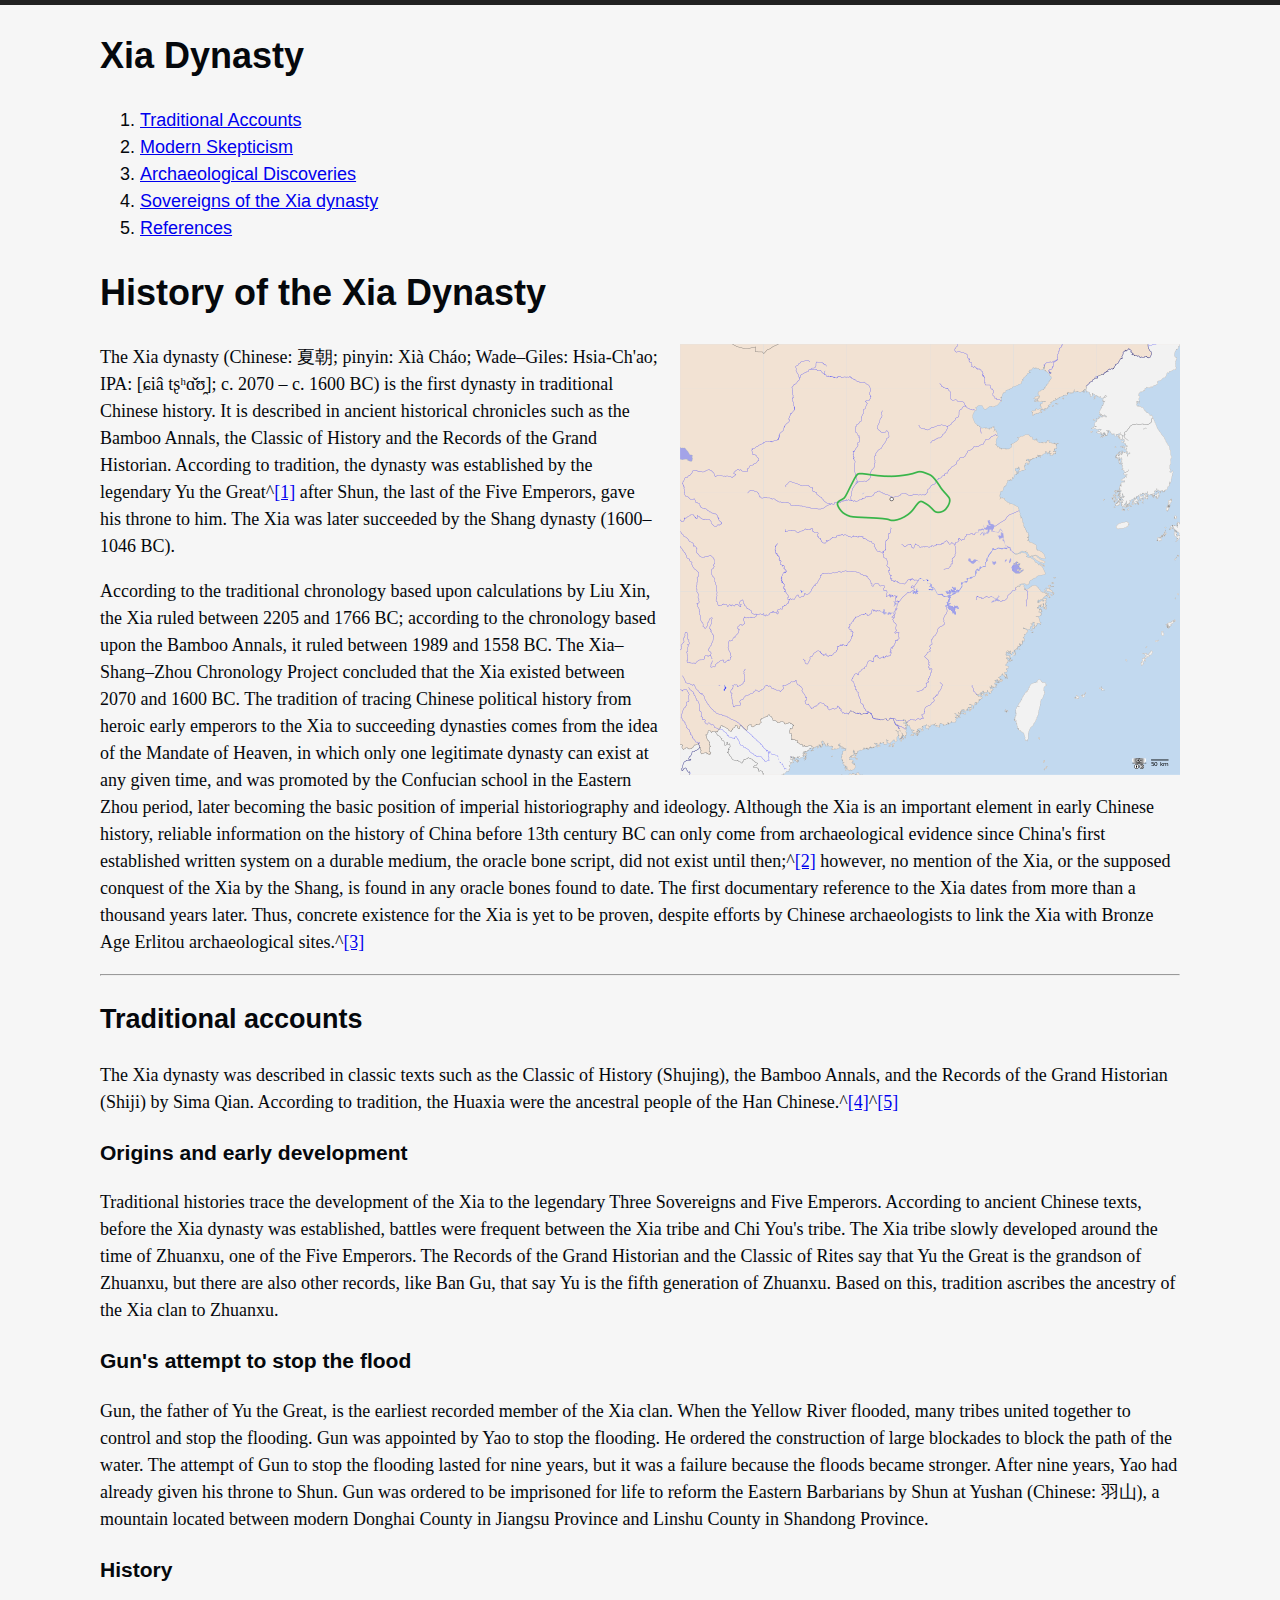
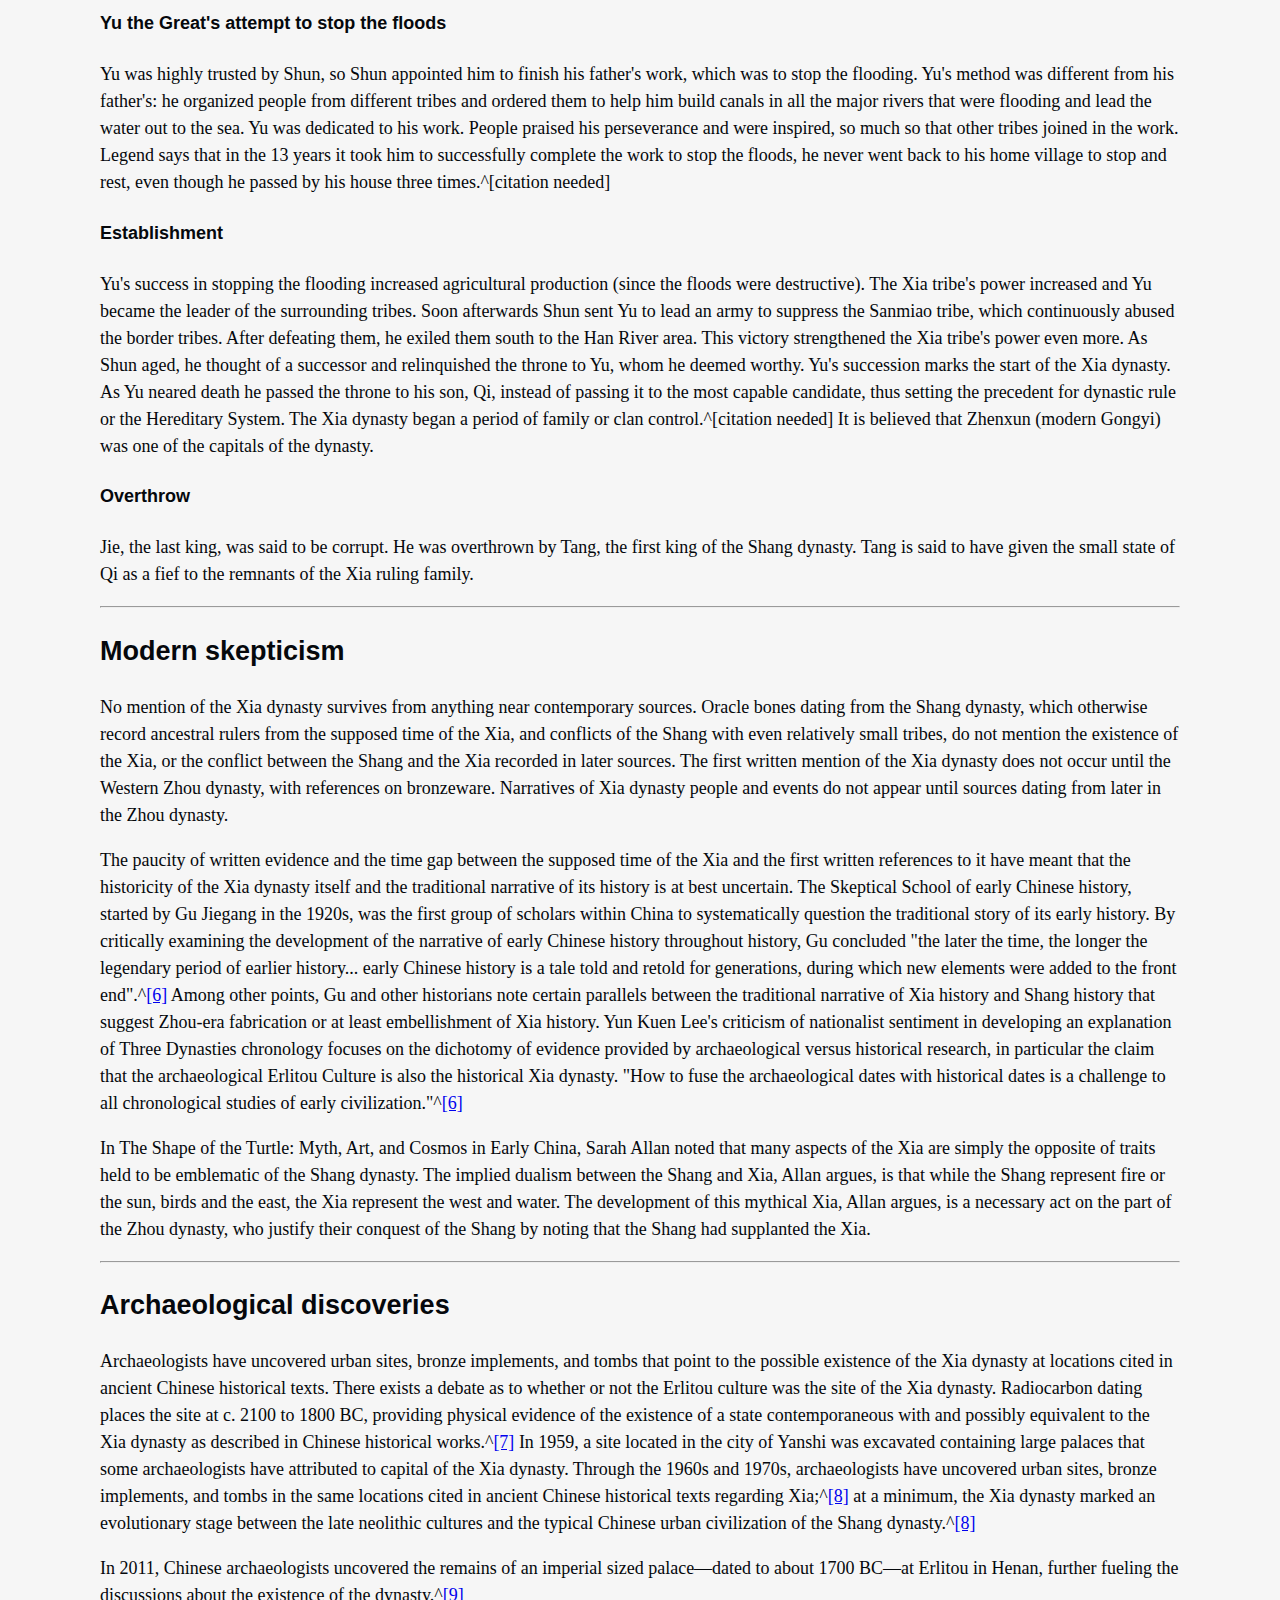
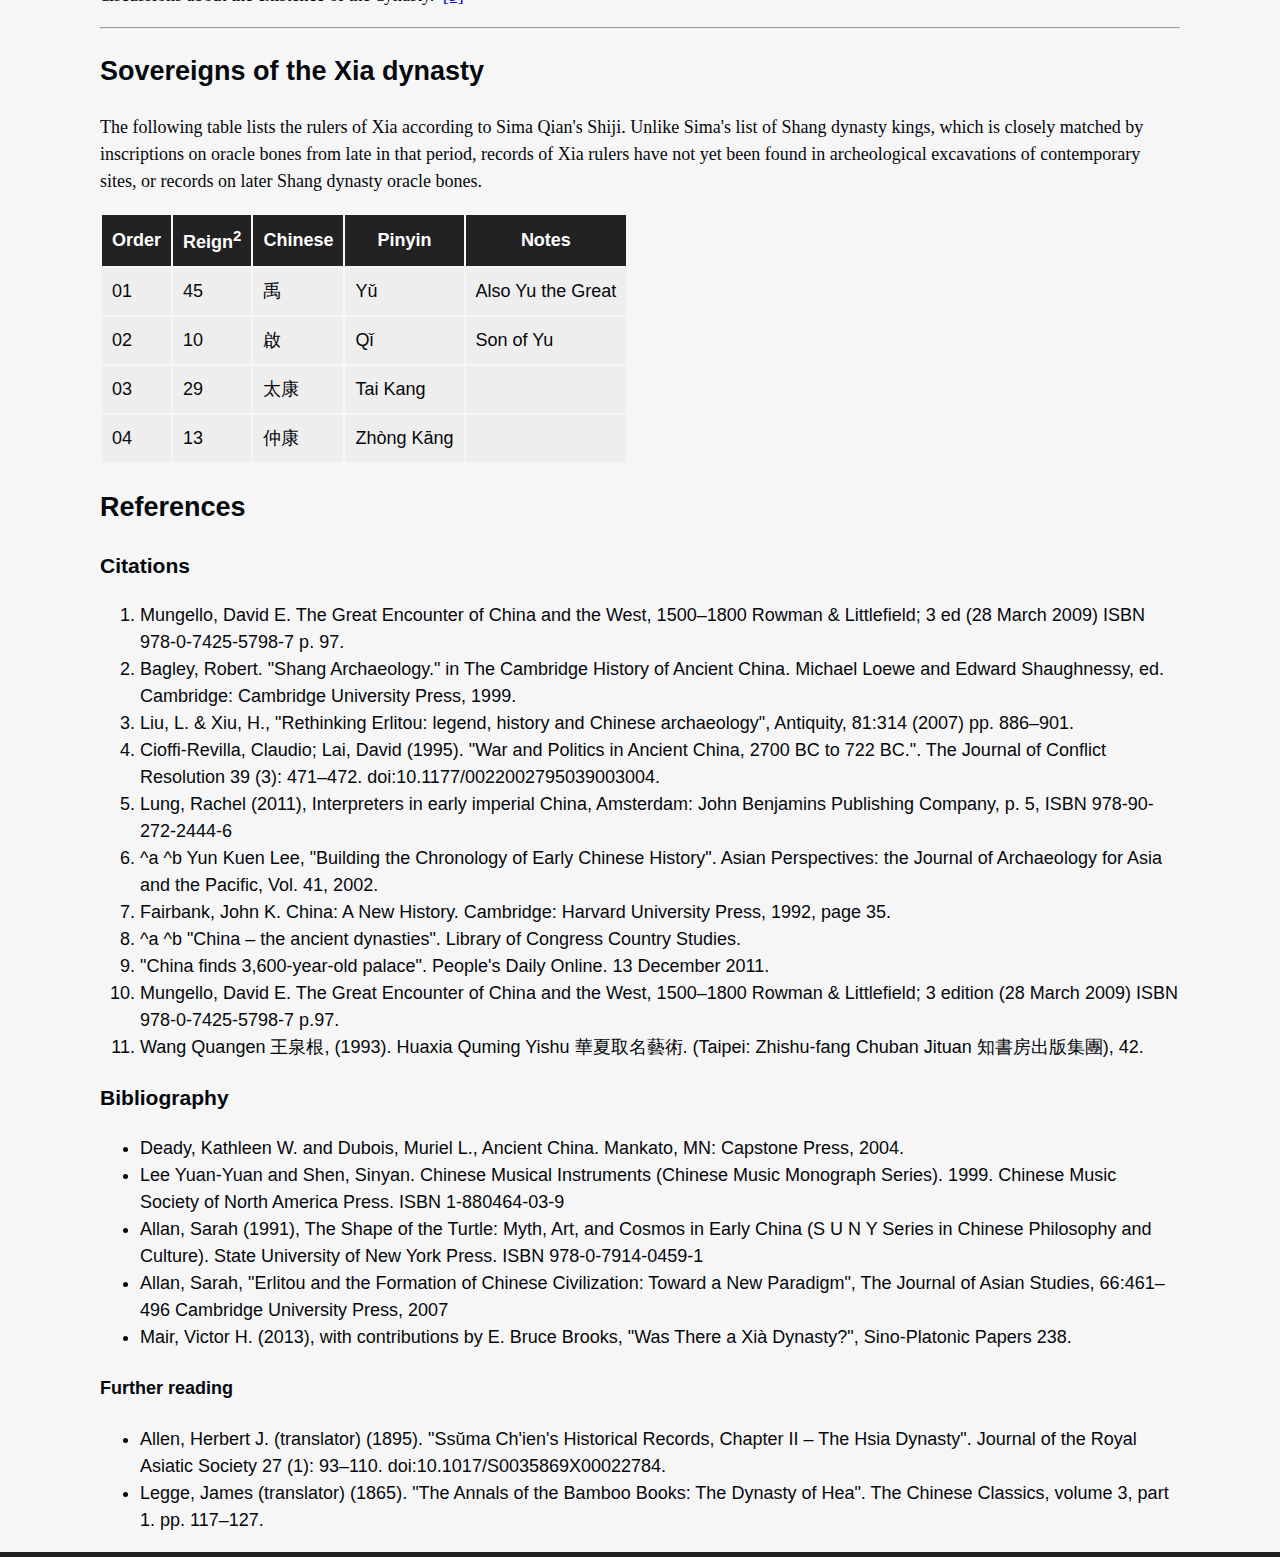
<file: Homework 01/solution/index.html>
<!DOCTYPE html>
<html lang="en">
<head>
    <meta charset="utf-8">
    <meta name="description" content="Xia Dynasty summary">

    <title>Xia Dynasty</title>

    <!-- external CSS link -->

    <link rel="stylesheet" href="css/style.css">

</head>
<body>

  <header>
    <h1>Xia Dynasty</h1>

    <nav>
      <ol>
        <li><a href="#accounts">Traditional Accounts</a></li>
        <li><a href="#skepticism">Modern Skepticism</a></li>
        <li><a href="#discoveries">Archaeological Discoveries</a></li>
        <li><a href="#sovereigns">Sovereigns of the Xia dynasty</a></li>
        <li><a href="#references">References</a></li>
      </ol>
    </nav>
    </header>

  <article>
    <h1>History of the Xia Dynasty</h1>

    <p><img src="images/xia_dynasty.png" alt="Xia Dynasty Map">The Xia dynasty (Chinese: 夏朝; pinyin: Xià Cháo; Wade–Giles: Hsia-Ch'ao; IPA: [ɕiâ tʂʰɑ̌ʊ̯]; c. 2070 – c. 1600 BC) is the first dynasty in traditional Chinese history. It is described in ancient historical chronicles such as the Bamboo Annals, the Classic of History and the Records of the Grand Historian. According to tradition, the dynasty was established by the legendary Yu the Great^<a href="#ref1">[1]</a> after Shun, the last of the Five Emperors, gave his throne to him. The Xia was later succeeded by the Shang dynasty (1600–1046 BC).</p>

    <p>According to the traditional chronology based upon calculations by Liu Xin, the Xia ruled between 2205 and 1766 BC; according to the chronology based upon the Bamboo Annals, it ruled between 1989 and 1558 BC. The Xia–Shang–Zhou Chronology Project concluded that the Xia existed between 2070 and 1600 BC. The tradition of tracing Chinese political history from heroic early emperors to the Xia to succeeding dynasties comes from the idea of the Mandate of Heaven, in which only one legitimate dynasty can exist at any given time, and was promoted by the Confucian school in the Eastern Zhou period, later becoming the basic position of imperial historiography and ideology. Although the Xia is an important element in early Chinese history, reliable information on the history of China before 13th century BC can only come from archaeological evidence since China's first established written system on a durable medium, the oracle bone script, did not exist until then;^<a href="#ref2">[2]</a> however, no mention of the Xia, or the supposed conquest of the Xia by the Shang, is found in any oracle bones found to date. The first documentary reference to the Xia dates from more than a thousand years later. Thus, concrete existence for the Xia is yet to be proven, despite efforts by Chinese archaeologists to link the Xia with Bronze Age Erlitou archaeological sites.^<a href="#ref3">[3]</a></p>

    <hr>

    <h2 id="accounts">Traditional accounts</h2>

    <p>The Xia dynasty was described in classic texts such as the Classic of History (Shujing), the Bamboo Annals, and the Records of the Grand Historian (Shiji) by Sima Qian. According to tradition, the Huaxia were the ancestral people of the Han Chinese.^<a href="#ref4">[4]</a>^<a href="#ref5">[5]</a></p>

    <h3>Origins and early development</h3>

    <p>Traditional histories trace the development of the Xia to the legendary Three Sovereigns and Five Emperors. According to ancient Chinese texts, before the Xia dynasty was established, battles were frequent between the Xia tribe and Chi You's tribe. The Xia tribe slowly developed around the time of Zhuanxu, one of the Five Emperors. The Records of the Grand Historian and the Classic of Rites say that Yu the Great is the grandson of Zhuanxu, but there are also other records, like Ban Gu, that say Yu is the fifth generation of Zhuanxu. Based on this, tradition ascribes the ancestry of the Xia clan to Zhuanxu.</p>

    <h3>Gun's attempt to stop the flood</h3>

    <p>Gun, the father of Yu the Great, is the earliest recorded member of the Xia clan. When the Yellow River flooded, many tribes united together to control and stop the flooding. Gun was appointed by Yao to stop the flooding. He ordered the construction of large blockades to block the path of the water. The attempt of Gun to stop the flooding lasted for nine years, but it was a failure because the floods became stronger. After nine years, Yao had already given his throne to Shun. Gun was ordered to be imprisoned for life to reform the Eastern Barbarians by Shun at Yushan (Chinese: 羽山), a mountain located between modern Donghai County in Jiangsu Province and Linshu County in Shandong Province.</p>

    <h3>History</h3>

    <h4>Yu the Great's attempt to stop the floods</h4>

    <p>Yu was highly trusted by Shun, so Shun appointed him to finish his father's work, which was to stop the flooding. Yu's method was different from his father's: he organized people from different tribes and ordered them to help him build canals in all the major rivers that were flooding and lead the water out to the sea. Yu was dedicated to his work. People praised his perseverance and were inspired, so much so that other tribes joined in the work. Legend says that in the 13 years it took him to successfully complete the work to stop the floods, he never went back to his home village to stop and rest, even though he passed by his house three times.^[citation needed]</p>

    <h4>Establishment</h4>

    <p>Yu's success in stopping the flooding increased agricultural production (since the floods were destructive). The Xia tribe's power increased and Yu became the leader of the surrounding tribes. Soon afterwards Shun sent Yu to lead an army to suppress the Sanmiao tribe, which continuously abused the border tribes. After defeating them, he exiled them south to the Han River area. This victory strengthened the Xia tribe's power even more. As Shun aged, he thought of a successor and relinquished the throne to Yu, whom he deemed worthy. Yu's succession marks the start of the Xia dynasty. As Yu neared death he passed the throne to his son, Qi, instead of passing it to the most capable candidate, thus setting the precedent for dynastic rule or the Hereditary System. The Xia dynasty began a period of family or clan control.^[citation needed] It is believed that Zhenxun (modern Gongyi) was one of the capitals of the dynasty.</p>

    <h4>Overthrow</h4>

    <p>Jie, the last king, was said to be corrupt. He was overthrown by Tang, the first king of the Shang dynasty. Tang is said to have given the small state of Qi as a fief to the remnants of the Xia ruling family.</p>

    <hr>

    <h2 id="skepticism">Modern skepticism</h2>

    <p>No mention of the Xia dynasty survives from anything near contemporary sources. Oracle bones dating from the Shang dynasty, which otherwise record ancestral rulers from the supposed time of the Xia, and conflicts of the Shang with even relatively small tribes, do not mention the existence of the Xia, or the conflict between the Shang and the Xia recorded in later sources. The first written mention of the Xia dynasty does not occur until the Western Zhou dynasty, with references on bronzeware. Narratives of Xia dynasty people and events do not appear until sources dating from later in the Zhou dynasty.</p>

    <p>The paucity of written evidence and the time gap between the supposed time of the Xia and the first written references to it have meant that the historicity of the Xia dynasty itself and the traditional narrative of its history is at best uncertain. The Skeptical School of early Chinese history, started by Gu Jiegang in the 1920s, was the first group of scholars within China to systematically question the traditional story of its early history. By critically examining the development of the narrative of early Chinese history throughout history, Gu concluded "the later the time, the longer the legendary period of earlier history... early Chinese history is a tale told and retold for generations, during which new elements were added to the front end".^<a href="#ref6">[6]</a> Among other points, Gu and other historians note certain parallels between the traditional narrative of Xia history and Shang history that suggest Zhou-era fabrication or at least embellishment of Xia history. Yun Kuen Lee's criticism of nationalist sentiment in developing an explanation of Three Dynasties chronology focuses on the dichotomy of evidence provided by archaeological versus historical research, in particular the claim that the archaeological Erlitou Culture is also the historical Xia dynasty. "How to fuse the archaeological dates with historical dates is a challenge to all chronological studies of early civilization."^<a href="#ref6">[6]</a></p>

    <p>In The Shape of the Turtle: Myth, Art, and Cosmos in Early China, Sarah Allan noted that many aspects of the Xia are simply the opposite of traits held to be emblematic of the Shang dynasty. The implied dualism between the Shang and Xia, Allan argues, is that while the Shang represent fire or the sun, birds and the east, the Xia represent the west and water. The development of this mythical Xia, Allan argues, is a necessary act on the part of the Zhou dynasty, who justify their conquest of the Shang by noting that the Shang had supplanted the Xia.</p>

    <hr>

    <h2 id="discoveries">Archaeological discoveries</h2>

    <p>Archaeologists have uncovered urban sites, bronze implements, and tombs that point to the possible existence of the Xia dynasty at locations cited in ancient Chinese historical texts. There exists a debate as to whether or not the Erlitou culture was the site of the Xia dynasty. Radiocarbon dating places the site at c. 2100 to 1800 BC, providing physical evidence of the existence of a state contemporaneous with and possibly equivalent to the Xia dynasty as described in Chinese historical works.^<a href="#ref7">[7]</a> In 1959, a site located in the city of Yanshi was excavated containing large palaces that some archaeologists have attributed to capital of the Xia dynasty. Through the 1960s and 1970s, archaeologists have uncovered urban sites, bronze implements, and tombs in the same locations cited in ancient Chinese historical texts regarding Xia;^<a href="#ref8">[8]</a> at a minimum, the Xia dynasty marked an evolutionary stage between the late neolithic cultures and the typical Chinese urban civilization of the Shang dynasty.^<a href="#ref8">[8]</a></p>

    <p>In 2011, Chinese archaeologists uncovered the remains of an imperial sized palace—dated to about 1700 BC—at Erlitou in Henan, further fueling the discussions about the existence of the dynasty.^<a href="#ref9">[9]</a></p>

    <hr>

    <h2 id="sovereigns">Sovereigns of the Xia dynasty</h2>

    <p>The following table lists the rulers of Xia according to Sima Qian's Shiji. Unlike Sima's list of Shang dynasty kings, which is closely matched by inscriptions on oracle bones from late in that period, records of Xia rulers have not yet been found in archeological excavations of contemporary sites, or records on later Shang dynasty oracle bones.</p>

    <table>
        <tr>
            <th>Order</th>
            <th>Reign<sup>2</sup></th>
            <th>Chinese</th>
            <th>Pinyin</th>
            <th>Notes</th>
        </tr>
        <tr>
            <td>01</td>
            <td>45</td>
            <td>禹</td>
            <td>Yǔ</td>
            <td>Also Yu the Great</td>
        </tr>
        <tr>
            <td>02</td>
            <td>10</td>
            <td>啟</td>
            <td>Qǐ</td>
            <td>Son of Yu</td>
        </tr>
        <tr>
            <td>03</td>
            <td>29</td>
            <td>太康</td>
            <td>Tai Kang</td>
            <td>&nbsp;</td>
        </tr>
        <tr>
            <td>04</td>
            <td>13</td>
            <td>仲康</td>
            <td>Zhòng Kāng</td>
            <td>&nbsp;</td>
        </tr>
    </table>

    <h2 id="references">References</h2>

    <h3>Citations</h3>

    <ol>
        <li id="ref1">Mungello, David E. The Great Encounter of China and the West, 1500–1800 Rowman & Littlefield; 3 ed (28 March 2009) ISBN 978-0-7425-5798-7 p. 97.</li>
        <li id="ref2">Bagley, Robert. "Shang Archaeology." in The Cambridge History of Ancient China. Michael Loewe and Edward Shaughnessy, ed. Cambridge: Cambridge University Press, 1999.</li>
        <li id="ref3">Liu, L. & Xiu, H., "Rethinking Erlitou: legend, history and Chinese archaeology", Antiquity, 81:314 (2007) pp. 886–901.</li>
        <li id="ref4">Cioffi-Revilla, Claudio; Lai, David (1995). "War and Politics in Ancient China, 2700 BC to 722 BC.". The Journal of Conflict Resolution 39 (3): 471–472. doi:10.1177/0022002795039003004.</li>
        <li id="ref5">Lung, Rachel (2011), Interpreters in early imperial China, Amsterdam: John Benjamins Publishing Company, p. 5, ISBN 978-90-272-2444-6</li>
        <li id="ref6">^a ^b Yun Kuen Lee, "Building the Chronology of Early Chinese History". Asian Perspectives: the Journal of Archaeology for Asia and the Pacific, Vol. 41, 2002.</li>
        <li id="ref7">Fairbank, John K. China: A New History. Cambridge: Harvard University Press, 1992, page 35.</li>
        <li id="ref8">^a ^b "China – the ancient dynasties". Library of Congress Country Studies.</li>
        <li id="ref9">"China finds 3,600-year-old palace". People's Daily Online. 13 December 2011.</li>
        <li id="ref10">Mungello, David E. The Great Encounter of China and the West, 1500–1800 Rowman & Littlefield; 3 edition (28 March 2009) ISBN 978-0-7425-5798-7 p.97.</li>
        <li id="ref11">Wang Quangen 王泉根, (1993). Huaxia Quming Yishu 華夏取名藝術. (Taipei: Zhishu-fang Chuban Jituan 知書房出版集團), 42.</li>
    </ol>

    <h3>Bibliography</h3>

    <ul>
        <li>Deady, Kathleen W. and Dubois, Muriel L., Ancient China. Mankato, MN: Capstone Press, 2004.</li>
        <li>Lee Yuan-Yuan and Shen, Sinyan. Chinese Musical Instruments (Chinese Music Monograph Series). 1999. Chinese Music Society of North America Press. ISBN 1-880464-03-9</li>
        <li>Allan, Sarah (1991), The Shape of the Turtle: Myth, Art, and Cosmos in Early China (S U N Y Series in Chinese Philosophy and Culture). State University of New York Press. ISBN 978-0-7914-0459-1</li>
        <li>Allan, Sarah, "Erlitou and the Formation of Chinese Civilization: Toward a New Paradigm", The Journal of Asian Studies, 66:461–496 Cambridge University Press, 2007</li>
        <li>Mair, Victor H. (2013), with contributions by E. Bruce Brooks, "Was There a Xià Dynasty?", Sino-Platonic Papers 238.</li>
    </ul>

    <h4>Further reading</h4>

    <ul>
      <li>Allen, Herbert J. (translator) (1895). "Ssŭma Ch'ien's Historical Records, Chapter II – The Hsia Dynasty". Journal of the Royal Asiatic Society 27 (1): 93–110. doi:10.1017/S0035869X00022784.</li>
      <li>Legge, James (translator) (1865). "The Annals of the Bamboo Books: The Dynasty of Hea". The Chinese Classics, volume 3, part 1. pp. 117–127.</li>
    </ul>

  </article>

</body>
</html>
</file>
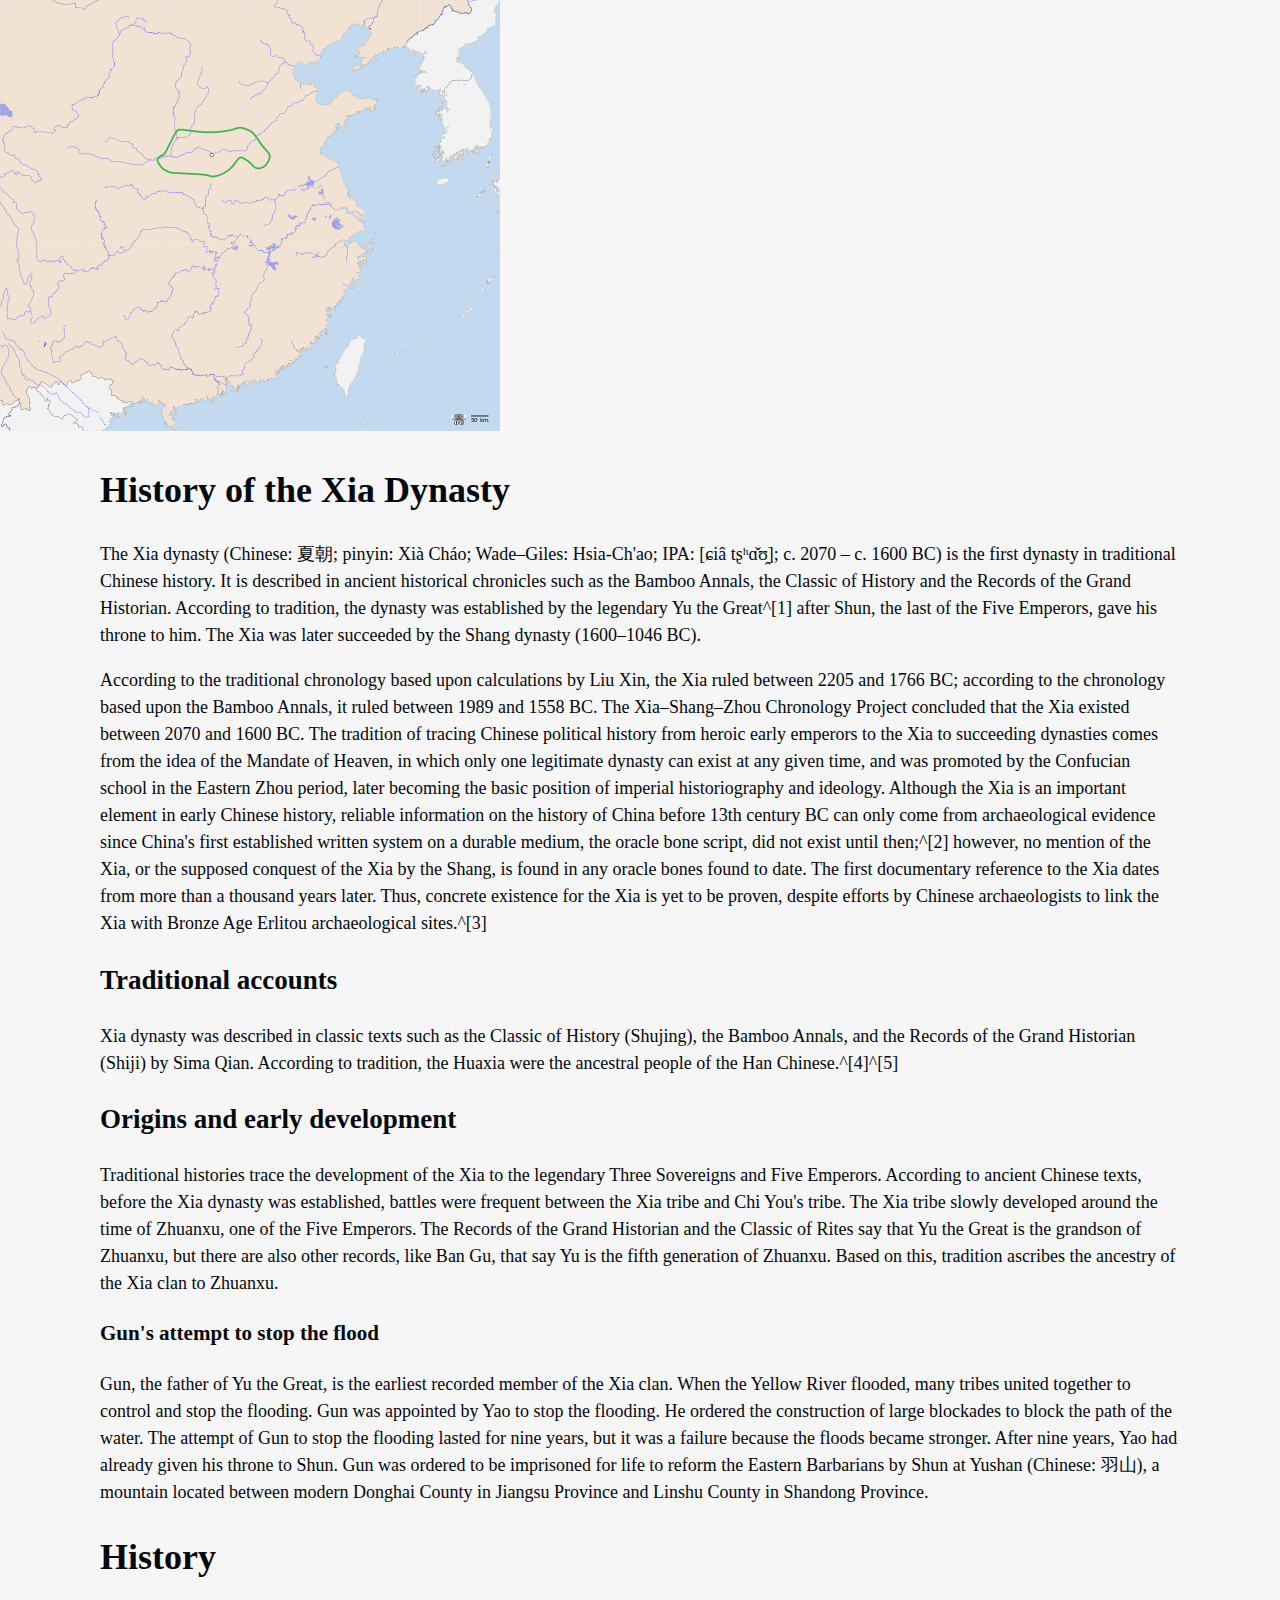
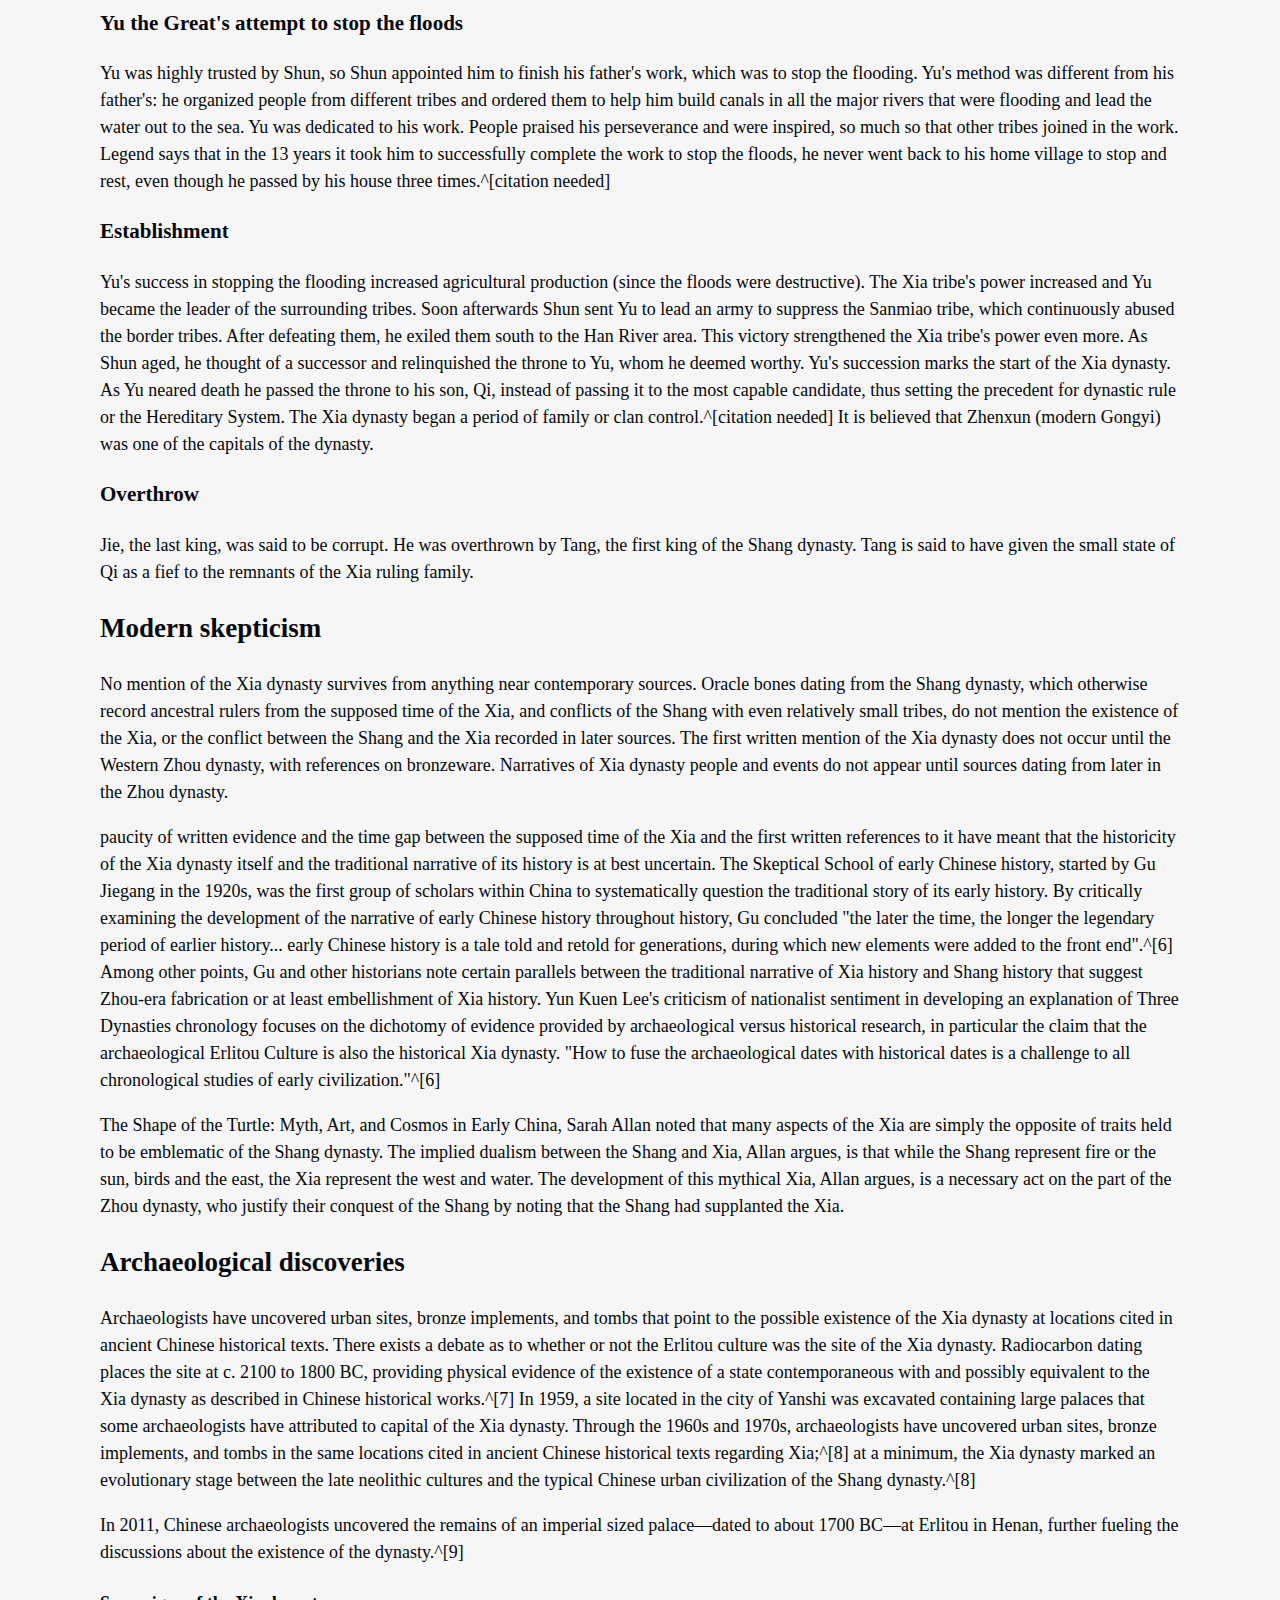
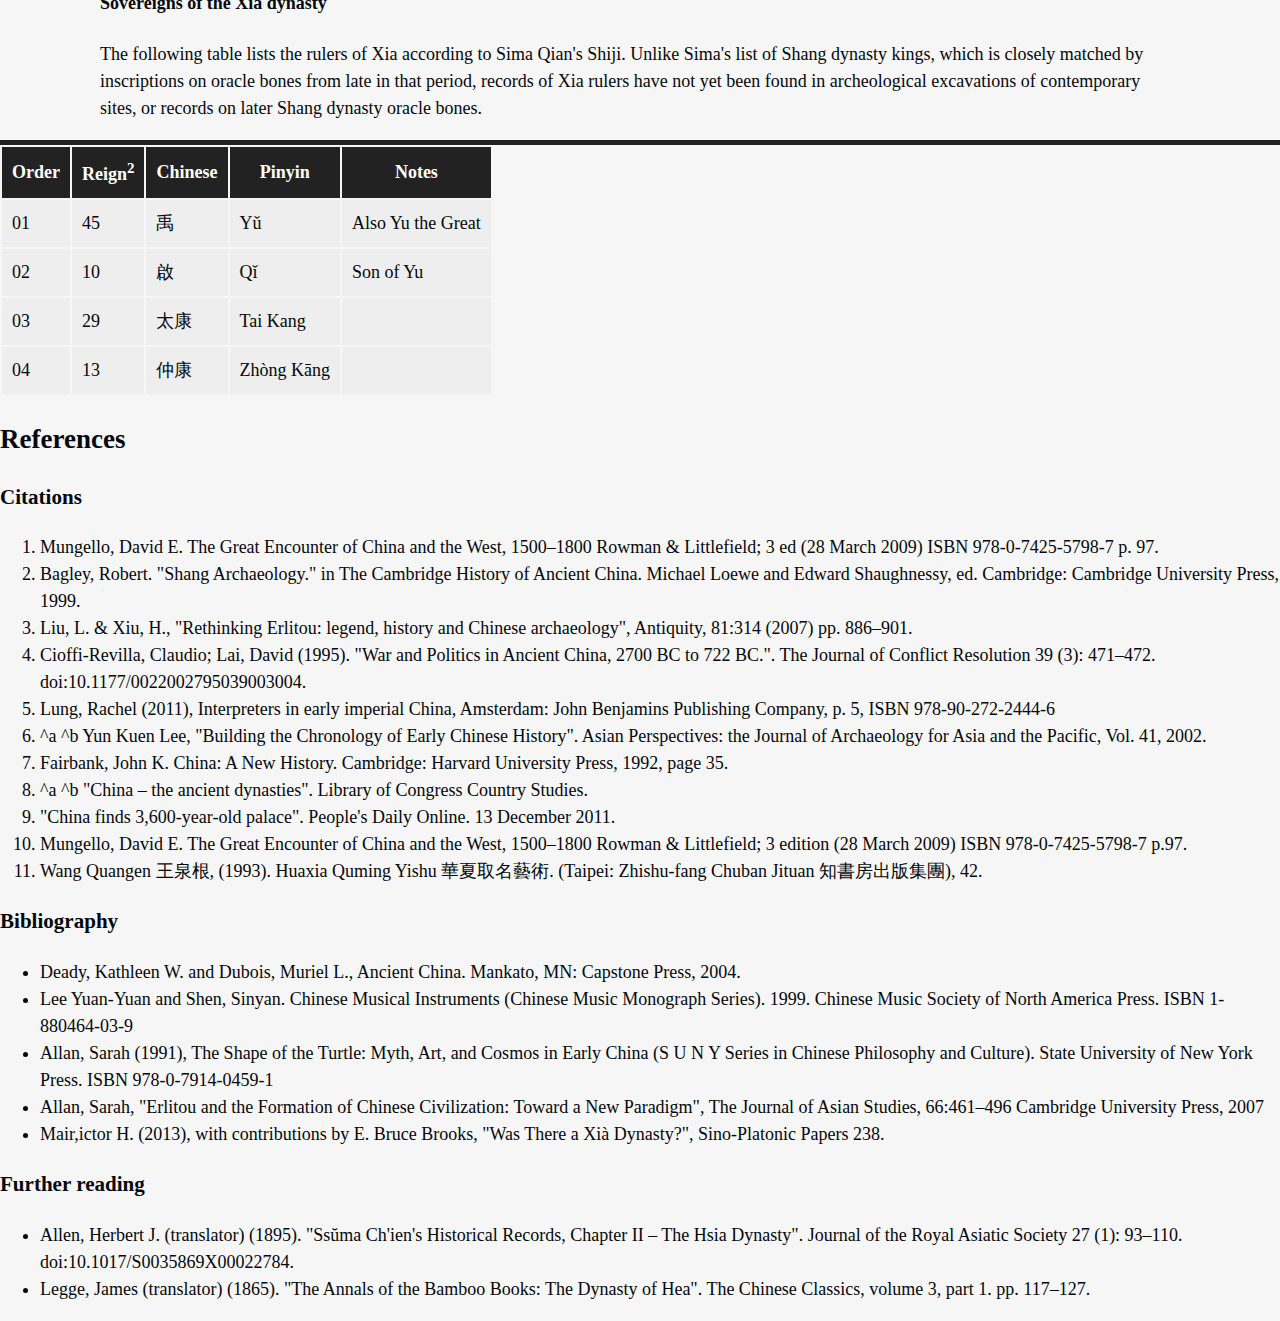
<file: Homework 01/starter_code/index.html>
<!DOCTYPE html>
<html lang="en">
<head><link rel="stylesheet" href="css/style.css"> <title>Xia Dynasty</title></head>

<img src="xia_dynasty.png"alt="description" />

<a href="xia_dynasty.png"></a>

<body>

    
        <article>
        <h1>History of the Xia Dynasty</h1>
    
<p>The Xia dynasty (Chinese: 夏朝; pinyin: Xià Cháo; Wade–Giles: Hsia-Ch'ao; IPA: [ɕiâ tʂʰɑ̌ʊ̯]; c. 2070 – c. 1600 BC) is the first dynasty in traditional Chinese history. It is described in ancient historical chronicles such as the Bamboo Annals, the Classic of History and the Records of the Grand Historian. According to tradition, the dynasty was established by the legendary Yu the Great^[1] after Shun, the last of the Five Emperors, gave his throne to him. The Xia was later succeeded by the Shang dynasty (1600–1046 BC).</p>

<p> According to the traditional chronology based upon calculations by Liu Xin, the Xia ruled between 2205 and 1766 BC; according to the chronology based upon the Bamboo Annals, it ruled between 1989 and 1558 BC. The Xia–Shang–Zhou Chronology Project concluded that the Xia existed between 2070 and 1600 BC. The tradition of tracing Chinese political history from heroic early emperors to the Xia to succeeding dynasties comes from the idea of the Mandate of Heaven, in which only one legitimate dynasty can exist at any given time, and was promoted by the Confucian school in the Eastern Zhou period, later becoming the basic position of imperial historiography and ideology. Although the Xia is an important element in early Chinese history, reliable information on the history of China before 13th century BC can only come from archaeological evidence since China's first established written system on a durable medium, the oracle bone script, did not exist until then;^[2] however, no mention of the Xia, or the supposed conquest of the Xia by the Shang, is found in any oracle bones found to date. The first documentary reference to the Xia dates from more than a thousand years later. Thus, concrete existence for the Xia is yet to be proven, despite efforts by Chinese archaeologists to link the Xia with Bronze Age Erlitou archaeological sites.^[3]</p>

<h2>Traditional accounts</h2>

<p>Xia dynasty was described in classic texts such as the Classic of History (Shujing), the Bamboo Annals, and the Records of the Grand Historian (Shiji) by Sima Qian. According to tradition, the Huaxia were the ancestral people of the Han Chinese.^[4]^[5]</p>

<h2>Origins and early development</h2>

<p>Traditional histories trace the development of the Xia to the legendary Three Sovereigns and Five Emperors. According to ancient Chinese texts, before the Xia dynasty was established, battles were frequent between the Xia tribe and Chi You's tribe. The Xia tribe slowly developed around the time of Zhuanxu, one of the Five Emperors. The Records of the Grand Historian and the Classic of Rites say that Yu the Great is the grandson of Zhuanxu, but there are also other records, like Ban Gu, that say Yu is the fifth generation of Zhuanxu. Based on this, tradition ascribes the ancestry of the Xia clan to Zhuanxu.</p>

<h3>Gun's attempt to stop the flood</h3>

<p>Gun, the father of Yu the Great, is the earliest recorded member of the Xia clan. When the Yellow River flooded, many tribes united together to control and stop the flooding. Gun was appointed by Yao to stop the flooding. He ordered the construction of large blockades to block the path of the water. The attempt of Gun to stop the flooding lasted for nine years, but it was a failure because the floods became stronger. After nine years, Yao had already given his throne to Shun. Gun was ordered to be imprisoned for life to reform the Eastern Barbarians by Shun at Yushan (Chinese: 羽山), a mountain located between modern Donghai County in Jiangsu Province and Linshu County in Shandong Province.</p>

<h1>History</h1>

<h3>Yu the Great's attempt to stop the floods</h3>

<p>Yu was highly trusted by Shun, so Shun appointed him to finish his father's work, which was to stop the flooding. Yu's method was different from his father's: he organized people from different tribes and ordered them to help him build canals in all the major rivers that were flooding and lead the water out to the sea. Yu was dedicated to his work. People praised his perseverance and were inspired, so much so that other tribes joined in the work. Legend says that in the 13 years it took him to successfully complete the work to stop the floods, he never went back to his home village to stop and rest, even though he passed by his house three times.^[citation needed]</p>

<h3>Establishment</h3>

<p>Yu's success in stopping the flooding increased agricultural production (since the floods were destructive). The Xia tribe's power increased and Yu became the leader of the surrounding tribes. Soon afterwards Shun sent Yu to lead an army to suppress the Sanmiao tribe, which continuously abused the border tribes. After defeating them, he exiled them south to the Han River area. This victory strengthened the Xia tribe's power even more. As Shun aged, he thought of a successor and relinquished the throne to Yu, whom he deemed worthy. Yu's succession marks the start of the Xia dynasty. As Yu neared death he passed the throne to his son, Qi, instead of passing it to the most capable candidate, thus setting the precedent for dynastic rule or the Hereditary System. The Xia dynasty began a period of family or clan control.^[citation needed] It is believed that Zhenxun (modern Gongyi) was one of the capitals of the dynasty.</p>

<h3>Overthrow</h3>

<p>Jie, the last king, was said to be corrupt. He was overthrown by Tang, the first king of the Shang dynasty. Tang is said to have given the small state of Qi as a fief to the remnants of the Xia ruling family.</p>

<h2>Modern skepticism</h2>

<p>No mention of the Xia dynasty survives from anything near contemporary sources. Oracle bones dating from the Shang dynasty, which otherwise record ancestral rulers from the supposed time of the Xia, and conflicts of the Shang with even relatively small tribes, do not mention the existence of the Xia, or the conflict between the Shang and the Xia recorded in later sources. The first written mention of the Xia dynasty does not occur until the Western Zhou dynasty, with references on bronzeware. Narratives of Xia dynasty people and events do not appear until sources dating from later in the Zhou dynasty.</p>

<p> paucity of written evidence and the time gap between the supposed time of the Xia and the first written references to it have meant that the historicity of the Xia dynasty itself and the traditional narrative of its history is at best uncertain. The Skeptical School of early Chinese history, started by Gu Jiegang in the 1920s, was the first group of scholars within China to systematically question the traditional story of its early history. By critically examining the development of the narrative of early Chinese history throughout history, Gu concluded "the later the time, the longer the legendary period of earlier history... early Chinese history is a tale told and retold for generations, during which new elements were added to the front end".^[6] Among other points, Gu and other historians note certain parallels between the traditional narrative of Xia history and Shang history that suggest Zhou-era fabrication or at least embellishment of Xia history. Yun Kuen Lee's criticism of nationalist sentiment in developing an explanation of Three Dynasties chronology focuses on the dichotomy of evidence provided by archaeological versus historical research, in particular the claim that the archaeological Erlitou Culture is also the historical Xia dynasty. "How to fuse the archaeological dates with historical dates is a challenge to all chronological studies of early civilization."^[6]</p>

<p> The Shape of the Turtle: Myth, Art, and Cosmos in Early China, Sarah Allan noted that many aspects of the Xia are simply the opposite of traits held to be emblematic of the Shang dynasty. The implied dualism between the Shang and Xia, Allan argues, is that while the Shang represent fire or the sun, birds and the east, the Xia represent the west and water. The development of this mythical Xia, Allan argues, is a necessary act on the part of the Zhou dynasty, who justify their conquest of the Shang by noting that the Shang had supplanted the Xia.</p>

<h2>Archaeological discoveries</h2>

<p>Archaeologists have uncovered urban sites, bronze implements, and tombs that point to the possible existence of the Xia dynasty at locations cited in ancient Chinese historical texts. There exists a debate as to whether or not the Erlitou culture was the site of the Xia dynasty. Radiocarbon dating places the site at c. 2100 to 1800 BC, providing physical evidence of the existence of a state contemporaneous with and possibly equivalent to the Xia dynasty as described in Chinese historical works.^[7] In 1959, a site located in the city of Yanshi was excavated containing large palaces that some archaeologists have attributed to capital of the Xia dynasty. Through the 1960s and 1970s, archaeologists have uncovered urban sites, bronze implements, and tombs in the same locations cited in ancient Chinese historical texts regarding Xia;^[8] at a minimum, the Xia dynasty marked an evolutionary stage between the late neolithic cultures and the typical Chinese urban civilization of the Shang dynasty.^[8]</p>

<p>In 2011, Chinese archaeologists uncovered the remains of an imperial sized palace—dated to about 1700 BC—at Erlitou in Henan, further fueling the discussions about the existence of the dynasty.^[9]</p>

<h4>Sovereigns of the Xia dynasty</h4
    >

<p>The following table lists the rulers of Xia according to Sima Qian's Shiji. Unlike Sima's list of Shang dynasty kings, which is closely matched by inscriptions on oracle bones from late in that period, records of Xia rulers have not yet been found in archeological excavations of contemporary sites, or records on later Shang dynasty oracle bones.</p>

    </article>

    <table>
        <tr>
            <th>Order</th>
            <th>Reign<sup>2</sup></th>
            <th>Chinese</th>
            <th>Pinyin</th>
            <th>Notes</th>
        </tr>
        <tr>
            <td>01</td>
            <td>45</td>
            <td>禹</td>
            <td>Yǔ</td>
            <td>Also Yu the Great</td>
        </tr>
        <tr>
            <td>02</td>
            <td>10</td>
            <td>啟</td>
            <td>Qǐ</td>
            <td>Son of Yu</td>
        </tr>
        <tr>
            <td>03</td>
            <td>29</td>
            <td>太康</td>
            <td>Tai Kang</td>
            <td>&nbsp;</td>
        </tr>
        <tr>
            <td>04</td>
            <td>13</td>
            <td>仲康</td>
            <td>Zhòng Kāng</td>
            <td>&nbsp;</td>
        </tr>
    </table>

<h2 id="references">References</h2>

<h3>Citations</h3>

<ol>

<li id="ref1">Mungello, David E. The Great Encounter of China and the West, 1500–1800 Rowman & Littlefield; 3 ed (28 March 2009) ISBN 978-0-7425-5798-7 p. 97.</li>
<li id="ref2">Bagley, Robert. "Shang Archaeology." in The Cambridge History of Ancient China. Michael Loewe and Edward Shaughnessy, ed. Cambridge: Cambridge University Press, 1999.</li>
<li id="ref3">Liu, L. & Xiu, H., "Rethinking Erlitou: legend, history and Chinese archaeology", Antiquity, 81:314 (2007) pp. 886–901.</li>
<li id="ref4">Cioffi-Revilla, Claudio; Lai, David (1995). "War and Politics in Ancient China, 2700 BC to 722 BC.". The Journal of Conflict Resolution 39 (3): 471–472. doi:10.1177/0022002795039003004.</li>
<li id="ref5">Lung, Rachel (2011), Interpreters in early imperial China, Amsterdam: John Benjamins Publishing Company, p. 5, ISBN 978-90-272-2444-6</li>
<li id="ref6">^a ^b Yun Kuen Lee, "Building the Chronology of Early Chinese History". Asian Perspectives: the Journal of Archaeology for Asia and the Pacific, Vol. 41, 2002.</li>
<li id="ref7">Fairbank, John K. China: A New History. Cambridge: Harvard University Press, 1992, page 35.</li>
<li id="ref8">^a ^b "China – the ancient dynasties". Library of Congress Country Studies.</li>
<li id="ref9">"China finds 3,600-year-old palace". People's Daily Online. 13 December 2011.</li>
<li id="ref10">Mungello, David E. The Great Encounter of China and the West, 1500–1800 Rowman & Littlefield; 3 edition (28 March 2009) ISBN 978-0-7425-5798-7 p.97.</li>
<li id="ref11">Wang Quangen 王泉根, (1993). Huaxia Quming Yishu 華夏取名藝術. (Taipei: Zhishu-fang Chuban Jituan 知書房出版集團), 42.</li>

</ol>

<h3>Bibliography</h3> 

<ul>
<li>Deady, Kathleen W. and Dubois, Muriel L., Ancient China. Mankato, MN: Capstone Press, 2004.</li>
<li>Lee Yuan-Yuan and Shen, Sinyan. Chinese Musical Instruments (Chinese Music Monograph Series). 1999. Chinese Music Society of North America Press. ISBN 1-880464-03-9</li>
<li>Allan, Sarah (1991), The Shape of the Turtle: Myth, Art, and Cosmos in Early China (S U N Y Series in Chinese Philosophy and Culture). State University of New York Press. ISBN 978-0-7914-0459-1</li>
<li>Allan, Sarah, "Erlitou and the Formation of Chinese Civilization: Toward a New Paradigm", The Journal of Asian Studies, 66:461–496 Cambridge University Press, 2007</li>
<li>Mair,ictor H. (2013), with contributions by E. Bruce Brooks, "Was There a Xià Dynasty?", Sino-Platonic Papers 238.</li>
</ul>

<h3>Further reading</h3>

<ul>
<li>Allen, Herbert J. (translator) (1895). "Ssŭma Ch'ien's Historical Records, Chapter II – The Hsia Dynasty". Journal of the Royal Asiatic Society 27 (1): 93–110. doi:10.1017/S0035869X00022784.</li>
<li>Legge, James (translator) (1865). "The Annals of the Bamboo Books: The Dynasty of Hea". The Chinese Classics, volume 3, part 1. pp. 117–127.</li>
</ul>
</body>
</file>
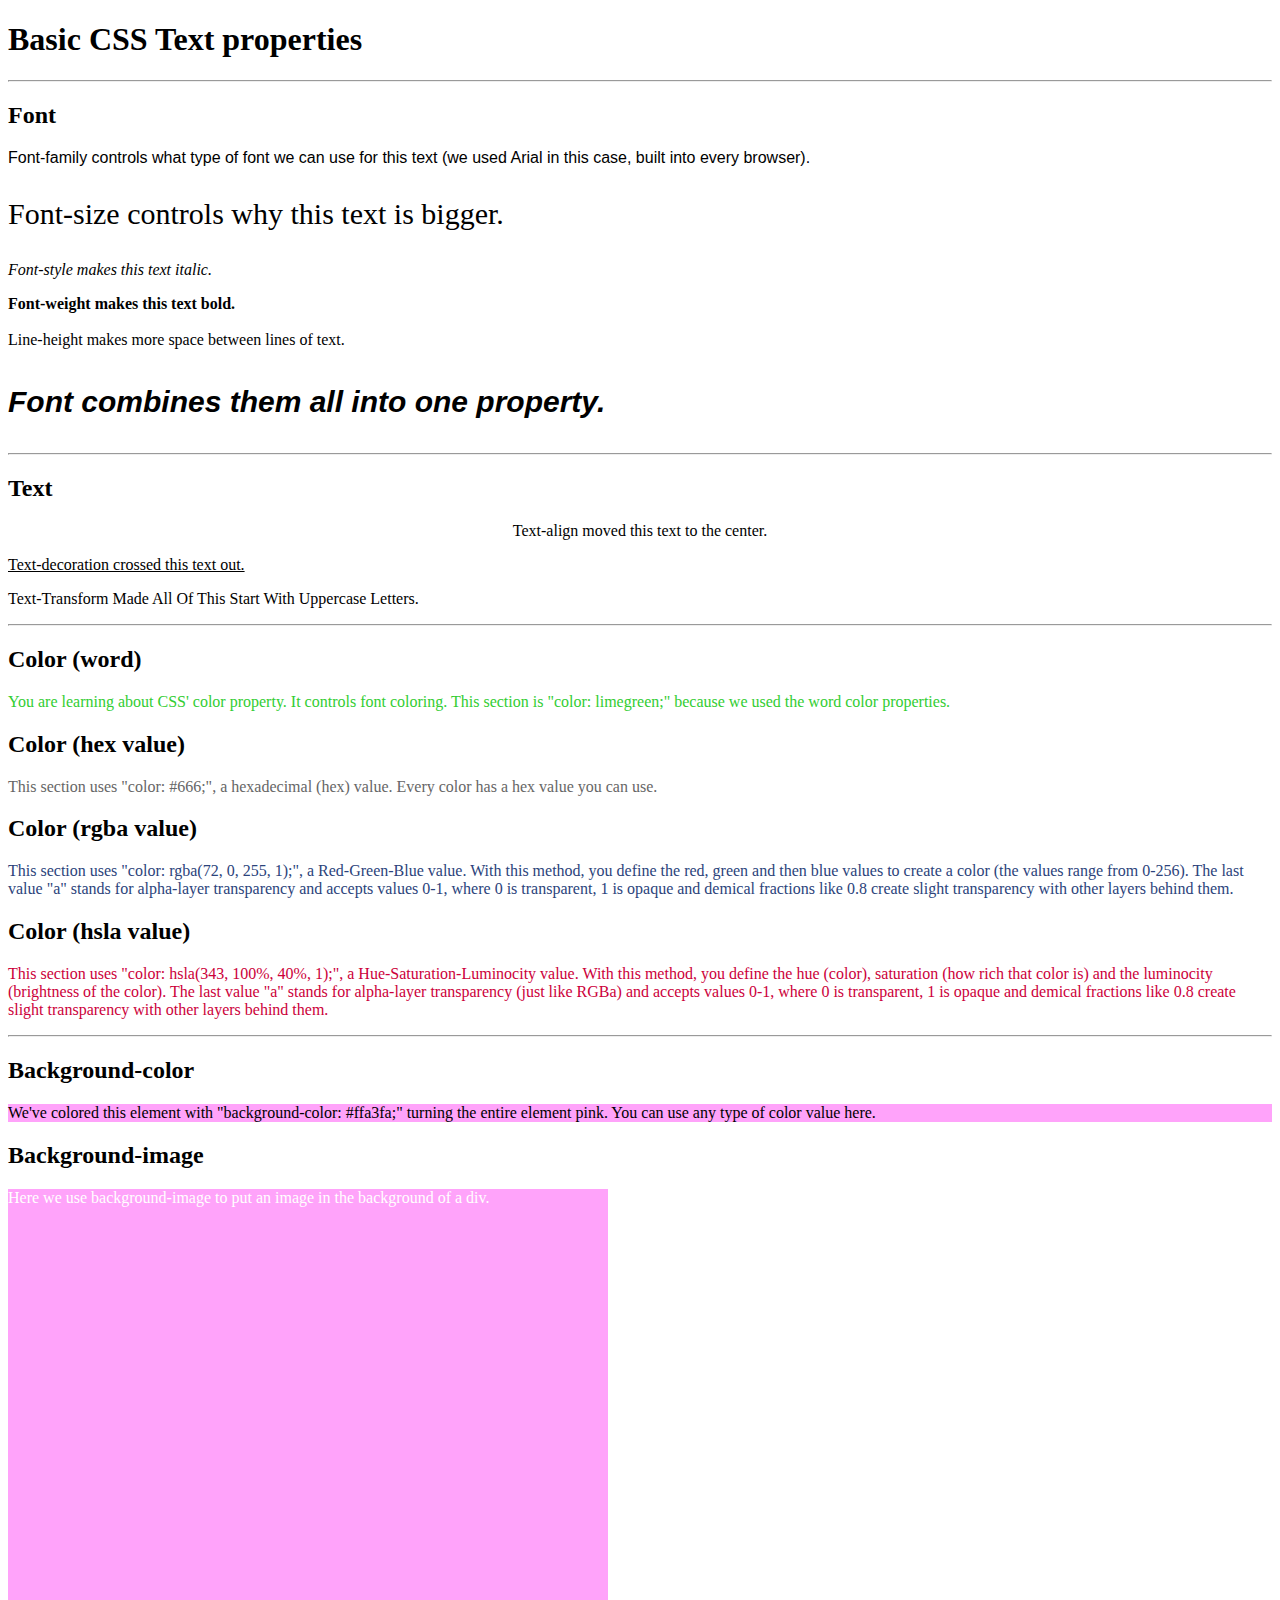
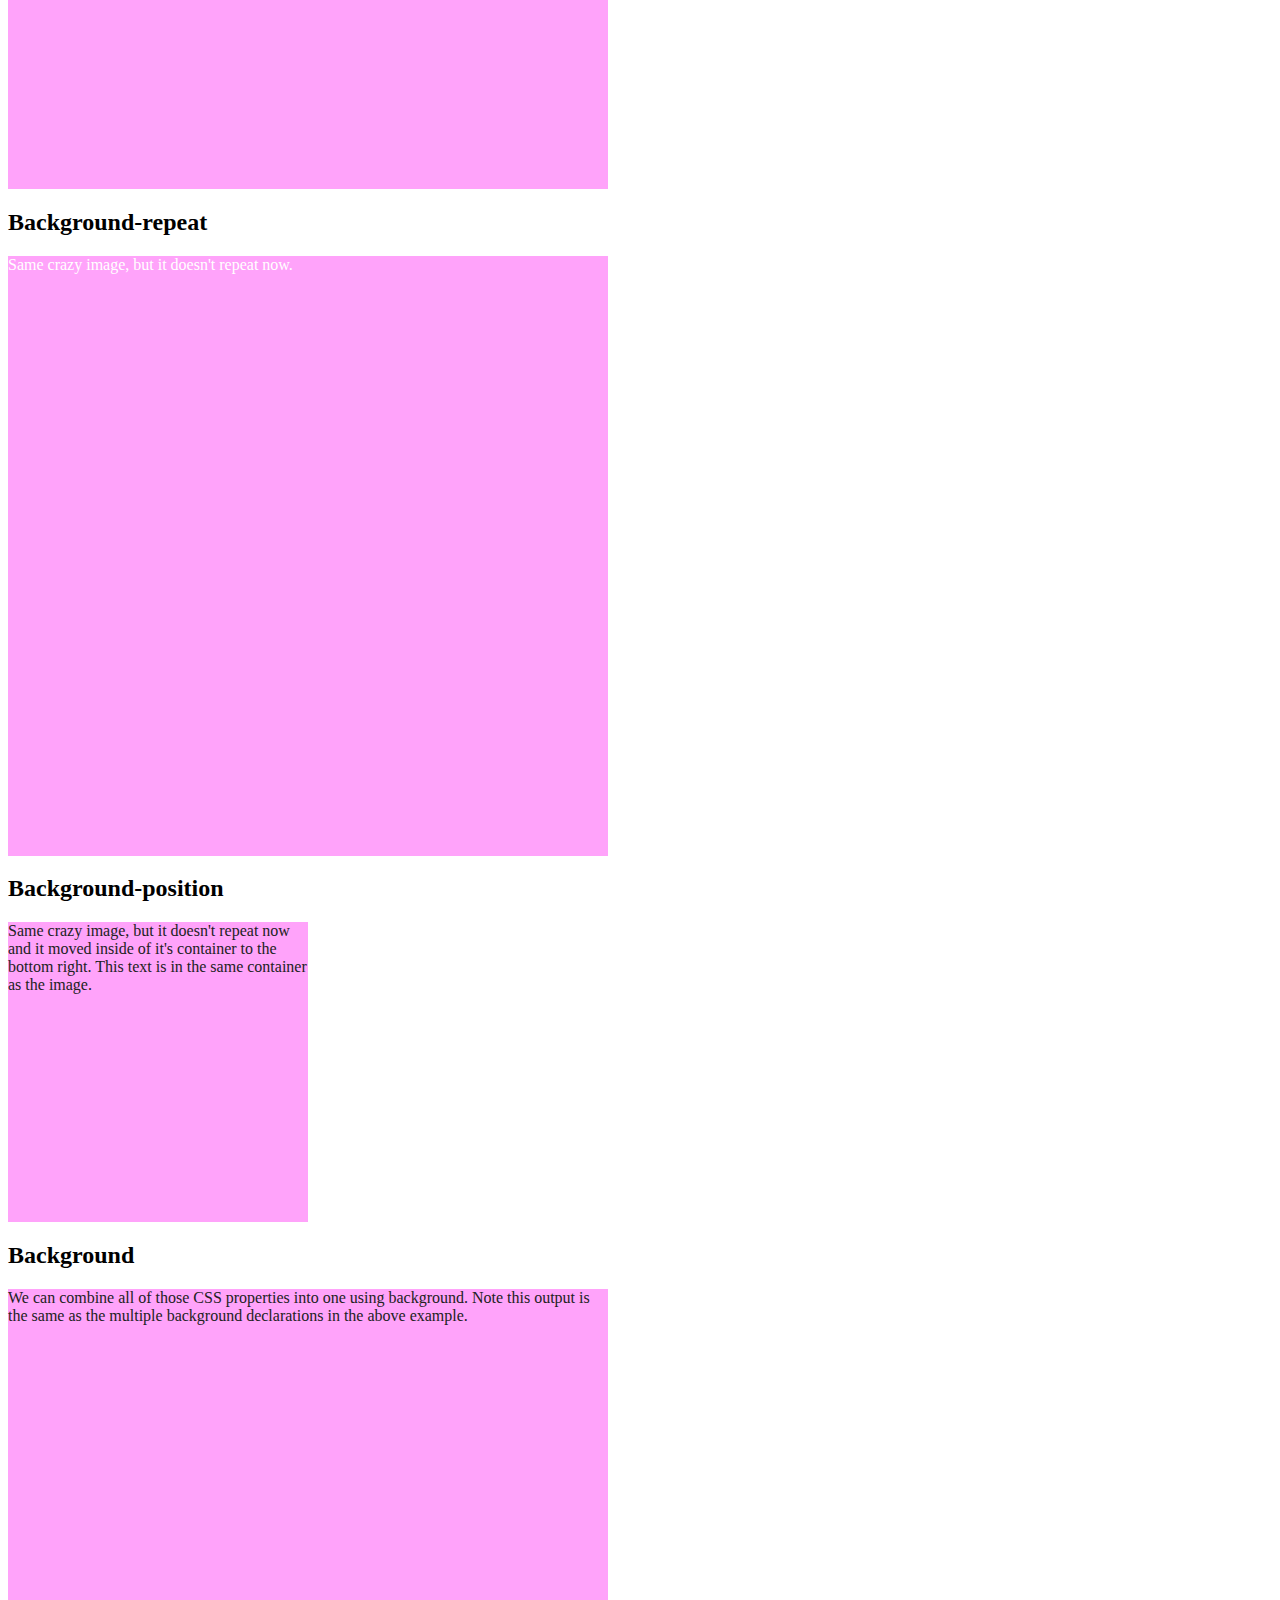
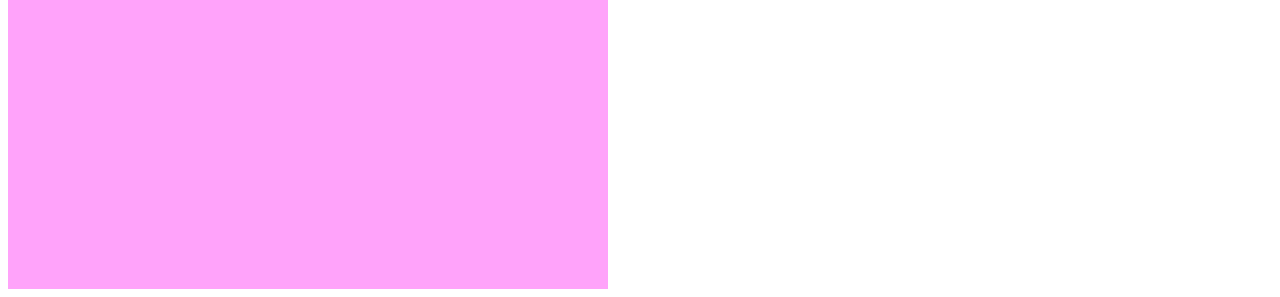
<file: Lesson 02/03_css_properties/index.html>
<!DOCTYPE html>
<html lang="en" >
<head>
  <meta charset="UTF-8">
  <title>CSS Basics Reference</title>
  <link rel="stylesheet" href="style.css">

</head>
<body>
<h1>Basic CSS Text properties</h1>
<hr>
<div class="sample">
  <h2>Font</h2>
  <p class="sample-font-family">Font-family controls what type of font we can use for this text (we used Arial in this case, built into every browser).</p>
  <p class="sample-font-size">Font-size controls why this text is bigger.</p>
  <p class="sample-font-style">Font-style makes this text italic.</p>
  <p class="sample-font-weight">Font-weight makes this text bold.</p>
  <p class="sample-line-height">Line-height makes more space between lines of text.</p>
  <p class="sample-font">Font combines them all into one property.</p>
</div>
<hr>
<section class="sample">
  <h2>Text</h2>
  <p class="sample-text-align">Text-align moved this text to the center.</p>
  <p class="sample-text-decoration">Text-decoration crossed this text out.</p>
  <p class="sample-text-transform">text-transform made all of this start with uppercase letters.</p>
</section>
<hr>
<section class="sample">
  <h2>Color (word)</h2>
  <p class="sample-01">You are learning about CSS' color property. It controls font coloring. This section is "color: limegreen;" because we used the word color properties.</p>
</section>
<section class="sample">
  <h2>Color (hex value)</h2>
  <p class="sample-02">This section uses "color: #666;", a hexadecimal (hex) value. Every color has a hex value you can use.</p>
</section>
<section class="sample">
  <h2>Color (rgba value)</h2>
  <p class="sample-03">This section uses "color: rgba(72, 0, 255, 1);", a Red-Green-Blue value. With this method, you define the red, green and then blue values to create a color (the values range from 0-256). The last value "a" stands for alpha-layer transparency and accepts values 0-1, where 0 is transparent, 1 is opaque and demical fractions like 0.8 create slight transparency with other layers behind them.
</section>
<section class="sample">
  <h2>Color (hsla value)</h2>
  <p class="sample-04">This section uses "color: hsla(343, 100%, 40%, 1);", a Hue-Saturation-Luminocity value. With this method, you define the hue (color), saturation (how rich that color is) and the luminocity (brightness of the color). The last value "a" stands for alpha-layer transparency (just like RGBa) and accepts values 0-1, where 0 is transparent, 1 is opaque and demical fractions like 0.8 create slight transparency with other layers behind them.
</section>
<hr>
<section class="sample">
  <h2>Background-color</h2>
  <div class="sample-05">We've colored this element with "background-color: #ffa3fa;" turning the entire element pink. You can use any type of color value here.</div>
</section>
<section class="sample">
  <h2>Background-image</h2>
  <div class="sample-06">Here we use background-image to put an image in the background of a div.</div>
</section>
<section class="sample">
  <h2>Background-repeat</h2>
  <div class="sample-07">Same crazy image, but it doesn't repeat now.</div>
</section>
<section class="sample">
  <h2>Background-position</h2>
  <div class="sample-08">Same crazy image, but it doesn't repeat now and it moved inside of it's container to the bottom right. This text is in the same container as the image.</div>
</section>
<section class="sample">
  <h2>Background</h2>
  <div class="sample-09">We can combine all of those CSS properties into one using background. Note this output is the same as the multiple background declarations in the above example.</div>
</section>

  
</body>
</html>
</file>
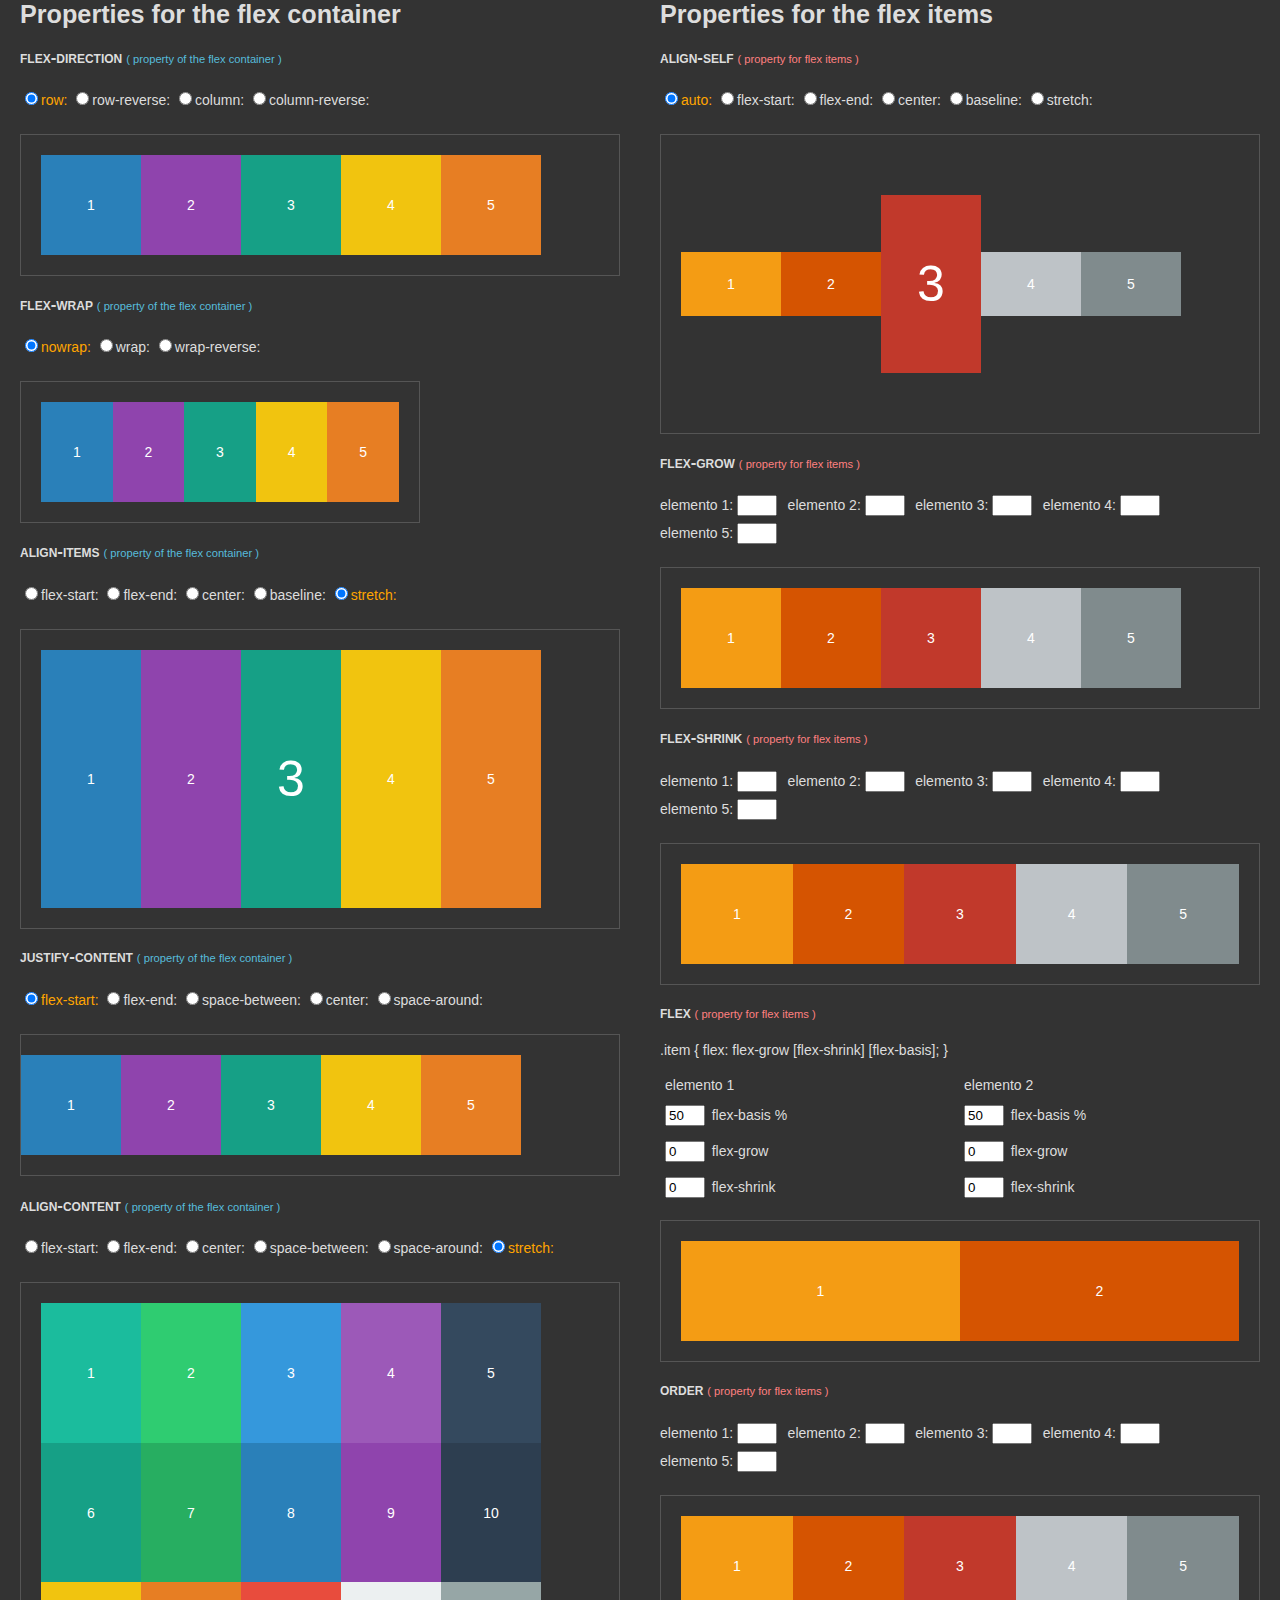
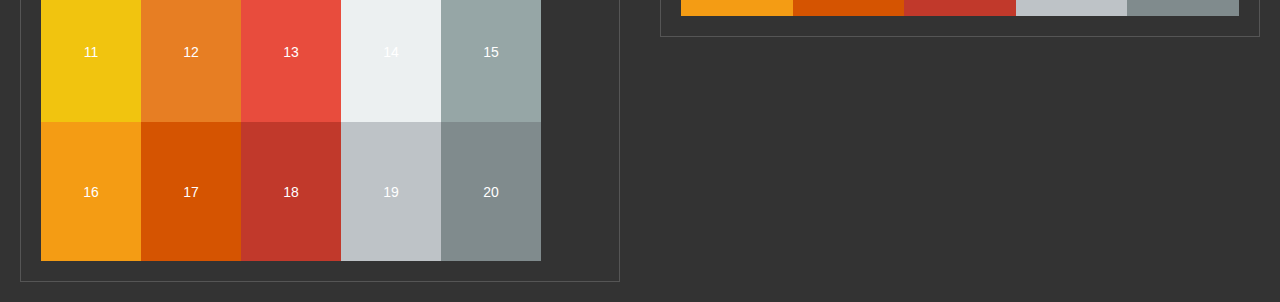
<file: Lesson 04/02_flexbox_demo/index.html>
<!DOCTYPE html>
<html lang="en" >
<head>
  <meta charset="UTF-8">
  <title>CodePen - Flexbox playground</title>
  <link rel="stylesheet" href="./style.css">

</head>
<body>
<!-- partial:index.partial.html -->
<div class="principal">
<h2>Properties for the flex container</h2>
<div class="control">
<h4><a href="http://w3.unpocodetodo.info/css3/flex-direction.php">flex-direction</a> <small>( property of the flex container  )</small></h4><!--flex-direction: row | row-reverse | column | column-reverse;-->
<div class="radio">
<input name="flex-direction" type="radio"  class="flex-direction" id="R11" value="row" checked><label for="R11">row:</label>
<input name="flex-direction"  type="radio" class="flex-direction" id="R12" value="row-reverse"><label for="R12">row-reverse:</label>
<input name="flex-direction"  type="radio" class="flex-direction" id="R13" value="column"><label for="R13">column:</label>
<input name="flex-direction"  type="radio" class="flex-direction" id="R14" value="column-reverse"><label for="R14">column-reverse:</label>
</div></div>
<div class="flex-container" id="direction">
<div class="item" data-color="2a80b9"><p>1</p></div>
<div class="item" data-color="8f44ad"><p>2</p></div>
<div class="item" data-color="16a086"><p>3</p></div>
<div class="item" data-color="f1c40f"><p>4</p></div>
<div class="item" data-color="e77e23"><p>5</p></div>
</div>

<div class="control">
<h4><a href="http://w3.unpocodetodo.info/css3/flex-wrap.php">flex-wrap</a> <small>( property of the flex container  )</small></h4><!--nowrap | wrap | wrap-reverse;-->
<div class="radio">
<input name="flex-wrap" type="radio"  class="flex-wrap" id="R21" value="nowrap" checked><label for="R21">nowrap:</label>
<input name="flex-wrap" type="radio"  class="flex-wrap" id="R22" value="wrap"><label for="R22">wrap:</label>
<input name="flex-wrap" type="radio"  class="flex-wrap" id="R23" value="wrap-reverse"><label for="R23">wrap-reverse:</label>
</div></div>
<div class="flex-container" id="wrap">
<div class="item" data-color="2a80b9"><p>1</p></div>
<div class="item" data-color="8f44ad"><p>2</p></div>
<div class="item" data-color="16a086"><p>3</p></div>
<div class="item" data-color="f1c40f"><p>4</p></div>
<div class="item" data-color="e77e23"><p>5</p></div>
</div>

<div class="control">
<h4><a href="http://w3.unpocodetodo.info/css3/flex-align-items.php">align-items</a> <small>( property of the flex container  )</small></h4><!-- flex-start | flex-end | center | baseline | stretch;-->
<div class="radio">
<input name="flex-align-items" type="radio"  class="flex-align-items" id="R31" value="align-items-start" ><label for="R31">flex-start:</label>
<input name="flex-align-items" type="radio"  class="flex-align-items" id="R32" value="align-items-end"><label for="R32">flex-end:</label>
<input name="flex-align-items" type="radio"  class="flex-align-items" id="R33" value="align-items-center"><label for="R33">center:</label>
<input name="flex-align-items" type="radio"  class="flex-align-items" id="R34" value="align-items-baseline"><label for="R34">baseline:</label>
<input name="flex-align-items" type="radio"  class="flex-align-items" id="R35" value="align-items-stretch" checked><label for="R35">stretch:</label>
</div></div>
<div class="flex-container" id="align">
<div class="item" data-color="2a80b9"><p>1</p></div>
<div class="item" data-color="8f44ad"><p>2</p></div>
<div class="item" data-color="16a086"><p style="font-size:50px;">3</p></div>
<div class="item" data-color="f1c40f"><p>4</p></div>
<div class="item" data-color="e77e23"><p>5</p></div>
</div>


<div class="control">
<h4><a href="http://w3.unpocodetodo.info/css3/flex-justify-content.php">justify-content</a> <small>( property of the flex container )</small></h4> <!--justify-content: flex-start | flex-end | center | space-between | space-around; -->
<div class="radio">
<input name="justify-content" type="radio"  class="justify-content" id="R41" value="justify-start" checked ><label for="R41">flex-start:</label>
<input name="justify-content" type="radio"  class="justify-content" id="R42" value="justify-end" ><label for="R42">flex-end:</label>
<input name="justify-content" type="radio"  class="justify-content" id="R43" value="justify-space-between" ><label for="R43">space-between:</label>
<input name="justify-content" type="radio"  class="justify-content" id="R44" value="justify-center" ><label for="R44">center:</label>
<input name="justify-content" type="radio"  class="justify-content" id="R45" value="justify-space-around" ><label for="R45">space-around:</label>
</div></div>
<div class="flex-container" id="justify">
<div class="item" data-color="2a80b9"><p>1</p></div>
<div class="item" data-color="8f44ad"><p>2</p></div>
<div class="item" data-color="16a086"><p>3</p></div>
<div class="item" data-color="f1c40f"><p>4</p></div>
<div class="item" data-color="e77e23"><p>5</p></div>

</div>

<!--<p>En <strong>Google Chrome</strong> y <strong>Opera</strong>: problemas al cambiar dinamicamente entre <code>justify-content:space-between</code> y <code>justify-content:space-around</code> </p>-->


<div class="control">
<h4><a href="http://w3.unpocodetodo.info/css3/flex-align-content.php">align-content</a> <small>( property of the flex container  )</small></h4> <!--justify-content: flex-start | flex-end | center | space-between | space-around; -->
<div class="radio">
<input name="align-content" type="radio"  class="align-content" id="R51" value="align-content-start" ><label for="R51">flex-start:</label>
<input name="align-content" type="radio"  class="align-content" id="R52" value="align-content-end" ><label for="R52">flex-end:</label>
<input name="align-content" type="radio"  class="align-content" id="R53" value="align-content-center" ><label for="R53">center:</label>
<input name="align-content" type="radio"  class="align-content" id="R54" value="align-content-space-between" ><label for="R54">space-between:</label>
<input name="align-content" type="radio"  class="align-content" id="R55" value="align-content-space-around" ><label for="R55">space-around:</label>
<input name="align-content" type="radio"  class="align-content" id="R56" value="align-content-stretch"  checked><label for="R56">stretch:</label>
</div></div>
<div class="flex-container" id="alignContent">

<div class="item" data-color="1bbc9d"><p>1</p></div>
<div class="item" data-color="2fcc71"><p>2</p></div>
<div class="item" data-color="3598dc"><p>3</p></div>
<div class="item" data-color="9c59b8"><p>4</p></div>
<div class="item" data-color="34495e"><p>5</p></div>
<div class="item" data-color="16a086"><p>6</p></div>
<div class="item" data-color="27ae61"><p>7</p></div>
<div class="item" data-color="2a80b9"><p>8</p></div>
<div class="item" data-color="8f44ad"><p>9</p></div>
<div class="item" data-color="2d3e50"><p>10</p></div>
<div class="item" data-color="f1c40f"><p>11</p></div>
<div class="item" data-color="e77e23"><p>12</p></div>
<div class="item" data-color="e84c3d"><p>13</p></div>
<div class="item" data-color="ecf0f1"><p>14</p></div>
<div class="item" data-color="96a6a6"><p>15</p></div>
<div class="item" data-color="f49c14"><p>16</p></div>
<div class="item" data-color="d55401"><p>17</p></div>
<div class="item" data-color="c1392b"><p>18</p></div>
<div class="item" data-color="bec3c7"><p>19</p></div>
<div class="item" data-color="808b8d"><p>20</p></div>

</div>



</div>

<!-- propiedades de los items -->

<div class="principal">
<h2>Properties for the flex items </h2>
<div class="control">
<h4><a href="http://w3.unpocodetodo.info/css3/flex-align-self.php">align-self</a> <small>( property for flex items  )</small></h4> <!--auto | flex-start | flex-end | center | baseline | stretch -->
<div class="radio">
<input name="align-self" type="radio"  class="align-self" id="R61" value="align-self-auto"  checked ><label for="R61">auto:</label>
<input name="align-self" type="radio"  class="align-self" id="R62" value="align-self-start" ><label for="R62">flex-start:</label>
<input name="align-self" type="radio"  class="align-self" id="R63" value="align-self-end" ><label for="R63">flex-end:</label>
<input name="align-self" type="radio"  class="align-self" id="R64" value="align-self-center" ><label for="R64">center:</label>
<input name="align-self" type="radio"  class="align-self" id="R65" value="align-self-baseline" ><label for="R65">baseline:</label>
<input name="align-self" type="radio"  class="align-self" id="R66" value="align-self-stretch"><label for="R66">stretch:</label>
</div>

</div>
<div class="flex-container align-items-center" id="FCI1">

<div class="item" data-color="f49c14"><p>1</p></div>
<div class="item" data-color="d55401"><p>2</p></div>
<div class="item" data-color="c1392b"  id="alignSelf"><p style="font-size:50px;">3</p></div>
<div class="item" data-color="bec3c7"><p>4</p></div>
<div class="item" data-color="808b8d"><p>5</p></div>

</div>

<div class="control">
<h4><a href="http://w3.unpocodetodo.info/css3/flex-abreviado.php#flexGrow">flex-grow</a> <small>( property for flex items )</small></h4> <!--auto | flex-start | flex-end | center | baseline | stretch -->
<div class="radio">
<span class="nbsp"><label for="R71">elemento 1: </label><input type="number"  class="flex-grow" id="R71" min="0" ></span>
<span class="nbsp"><label for="R72">elemento 2: </label><input type="number"  class="flex-grow" id="R72" min="0" ></span>
<span class="nbsp"><label for="R73">elemento 3: </label><input type="number"  class="flex-grow" id="R73" min="0" ></span>
<span class="nbsp"><label for="R74">elemento 4: </label><input type="number"  class="flex-grow" id="R74" min="0" ></span>
<span class="nbsp"><label for="R75">elemento 5: </label><input type="number"  class="flex-grow" id="R75" min="0" ></span>
</div>

</div>
<div class="flex-container align-items-center" id="FCI2">

<div class="item" id="itemR71" data-color="f49c14"><p>1</p></div>
<div class="item" id="itemR72" data-color="d55401"><p>2</p></div>
<div class="item" id="itemR73" data-color="c1392b"><p>3</p></div>
<div class="item" id="itemR74" data-color="bec3c7"><p>4</p></div>
<div class="item" id="itemR75" data-color="808b8d"><p>5</p></div>

</div>



<div class="control">
<h4><a href="http://w3.unpocodetodo.info/css3/flex-abreviado.php#flexShrink">flex-shrink</a> <small>( property for flex items )</small></h4> <!--auto | flex-start | flex-end | center | baseline | stretch -->
<div class="radio">
<span class="nbsp"><label for="R81">elemento 1: </label><input type="number"  class="flex-shrink" id="R81" min="0" ></span>
<span class="nbsp"><label for="R82">elemento 2: </label><input type="number"  class="flex-shrink" id="R82" min="0" ></span>
<span class="nbsp"><label for="R83">elemento 3: </label><input type="number"  class="flex-shrink" id="R83" min="0" ></span>
<span class="nbsp"><label for="R84">elemento 4: </label><input type="number"  class="flex-shrink" id="R84" min="0" ></span>
<span class="nbsp"><label for="R85">elemento 5: </label><input type="number"  class="flex-shrink" id="R85" min="0" ></span>
</div>

</div>
<div class="flex-container align-items-center" id="FCI3">

<div class="item" id="itemR81" data-color="f49c14"><p>1</p></div>
<div class="item" id="itemR82" data-color="d55401"><p>2</p></div>
<div class="item" id="itemR83" data-color="c1392b"><p>3</p></div>
<div class="item" id="itemR84" data-color="bec3c7"><p>4</p></div>
<div class="item" id="itemR85" data-color="808b8d"><p>5</p></div>

</div>


<div class="control">
<h4><a href="http://w3.unpocodetodo.info/css3/flex-abreviado.php">flex</a> <small>( property for flex items )</small></h4> <!--auto | flex-start | flex-end | center | baseline | stretch -->
<p>.item { flex: flex-grow [flex-shrink] [flex-basis]; } </p>
<table id="flexBasis">
<tr><td>elemento 1</td><td>elemento 2</td></tr>
<tr><td><input type="number" class="flex-basis" id="B1" min="0" value="50" ><label for="B1">flex-basis %</label></td><td><input type="number" class="flex-basis" id="B2" min="0" value="50" ><label for="B2">flex-basis %</label></td></tr>
<tr><td><input type="number" class="flex-basis-grow" id="G1" min="0" value="0" ><label for="G1">flex-grow</label></td><td><input type="number" class="flex-basis-grow" id="G2" min="0" value="0" ><label for="G2">flex-grow</label></td></tr>
<tr><td><input type="number" class="flex-basis-shrink" id="S1" min="0" value="0" ><label for="S1">flex-shrink</label></td><td><input type="number" class="flex-basis-shrink" id="S2" min="0" value="0" ><label for="S2">flex-shrink</label></td></tr>
</table>
</div>


<div class="flex-container align-items-center" id="FCI4">

<div class="item" id="item1" data-color="f49c14"><p>1</p></div>
<div class="item" id="item2" data-color="d55401"><p>2</p></div>

</div>


<div class="control">
<h4><a href="http://w3.unpocodetodo.info/css3/flex-order.php">order</a> <small>( property for flex items )</small></h4> <!--auto | flex-start | flex-end | center | baseline | stretch -->
<div class="radio">
<span class="nbsp"><label for="R91">elemento 1: </label><input type="number"  class="flex-order" id="R91" min="0" ></span>
<span class="nbsp"><label for="R92">elemento 2: </label><input type="number"  class="flex-order" id="R92" min="0" ></span>
<span class="nbsp"><label for="R93">elemento 3: </label><input type="number"  class="flex-order" id="R93" min="0" ></span>
<span class="nbsp"><label for="R94">elemento 4: </label><input type="number"  class="flex-order" id="R94" min="0" ></span>
<span class="nbsp"><label for="R95">elemento 5: </label><input type="number"  class="flex-order" id="R95" min="0" ></span>
</div>

</div>
<div class="flex-container align-items-center" id="FCI5">


<div class="item" id="orderR91" data-color="f49c14"><p>1</p></div>
<div class="item" id="orderR92" data-color="d55401"><p>2</p></div>
<div class="item" id="orderR93" data-color="c1392b"><p>3</p></div>
<div class="item" id="orderR94" data-color="bec3c7"><p>4</p></div>
<div class="item" id="orderR95" data-color="808b8d"><p>5</p></div>

</div>


</div>
<!-- partial -->
  <script  src="./script.js"></script>

</body>
</html>
</file>
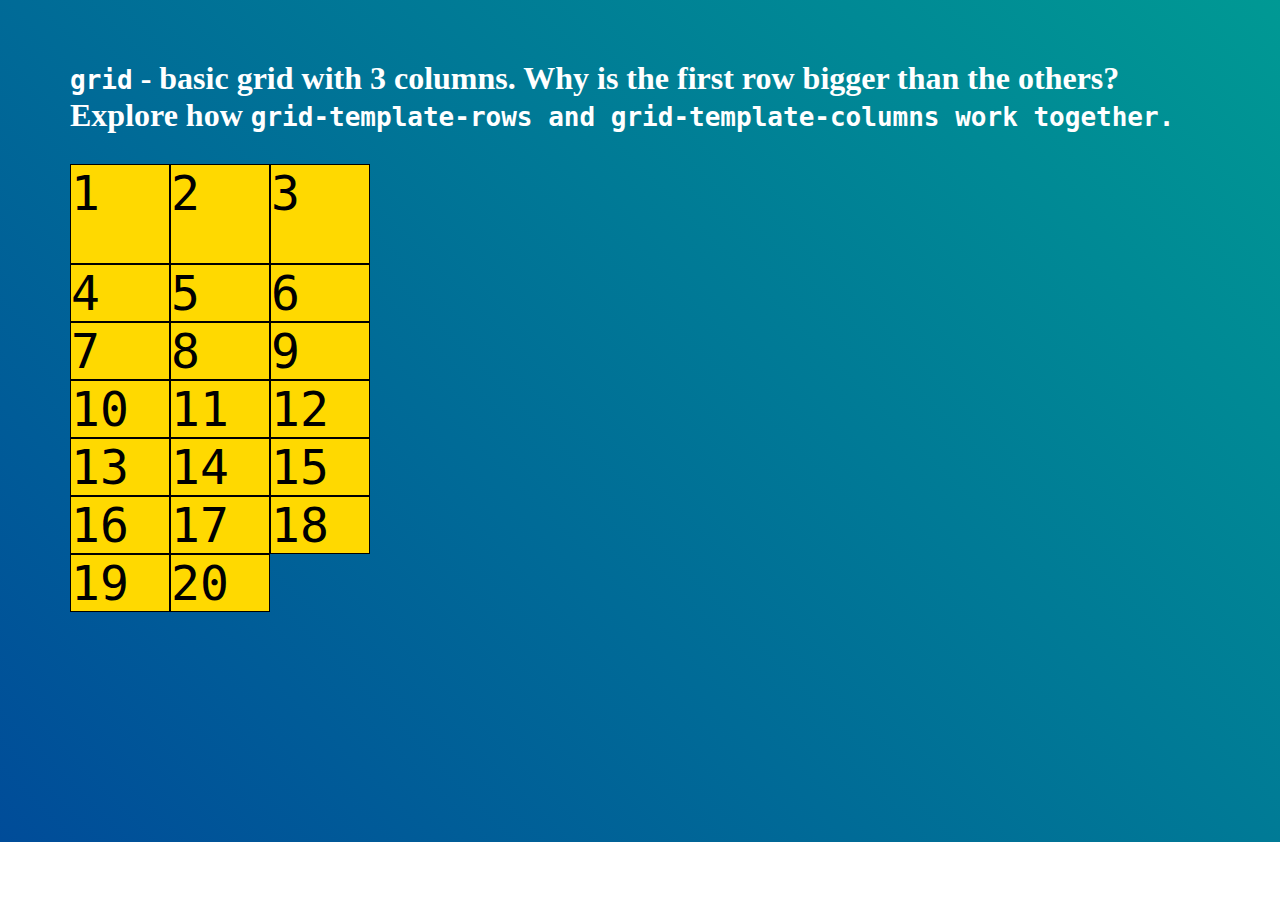
<file: Lesson 05/02_css-gridbasic-grid/index.html>
<!DOCTYPE html>
<html lang="en" >
<head>
  <meta charset="UTF-8">
  <title>CodePen - CSS Grid - Basic Grid</title>
  <link rel="stylesheet" href="./style.css">

</head>
<body>
  <header class="intro">
    <h1><code>grid</code> - basic grid with 3 columns. Why is the first row bigger than the others? Explore how <code>grid-template-rows</span> and <code>grid-template-columns</span> work together.</h1>
  </header>

  <section class="base-container grid01">
    <div class="base-child">1</div>
    <div class="base-child">2</div>
    <div class="base-child">3</div>
    <div class="base-child">4</div>
    <div class="base-child">5</div>
    <div class="base-child">6</div>
    <div class="base-child">7</div>
    <div class="base-child">8</div>
    <div class="base-child">9</div>
    <div class="base-child">10</div>
    <div class="base-child">11</div>
    <div class="base-child">12</div>
    <div class="base-child">13</div>
    <div class="base-child">14</div>
    <div class="base-child">15</div>
    <div class="base-child">16</div>
    <div class="base-child">17</div>
    <div class="base-child">18</div>
    <div class="base-child">19</div>
    <div class="base-child">20</div>
  </section>
</body>

</html>
</file>
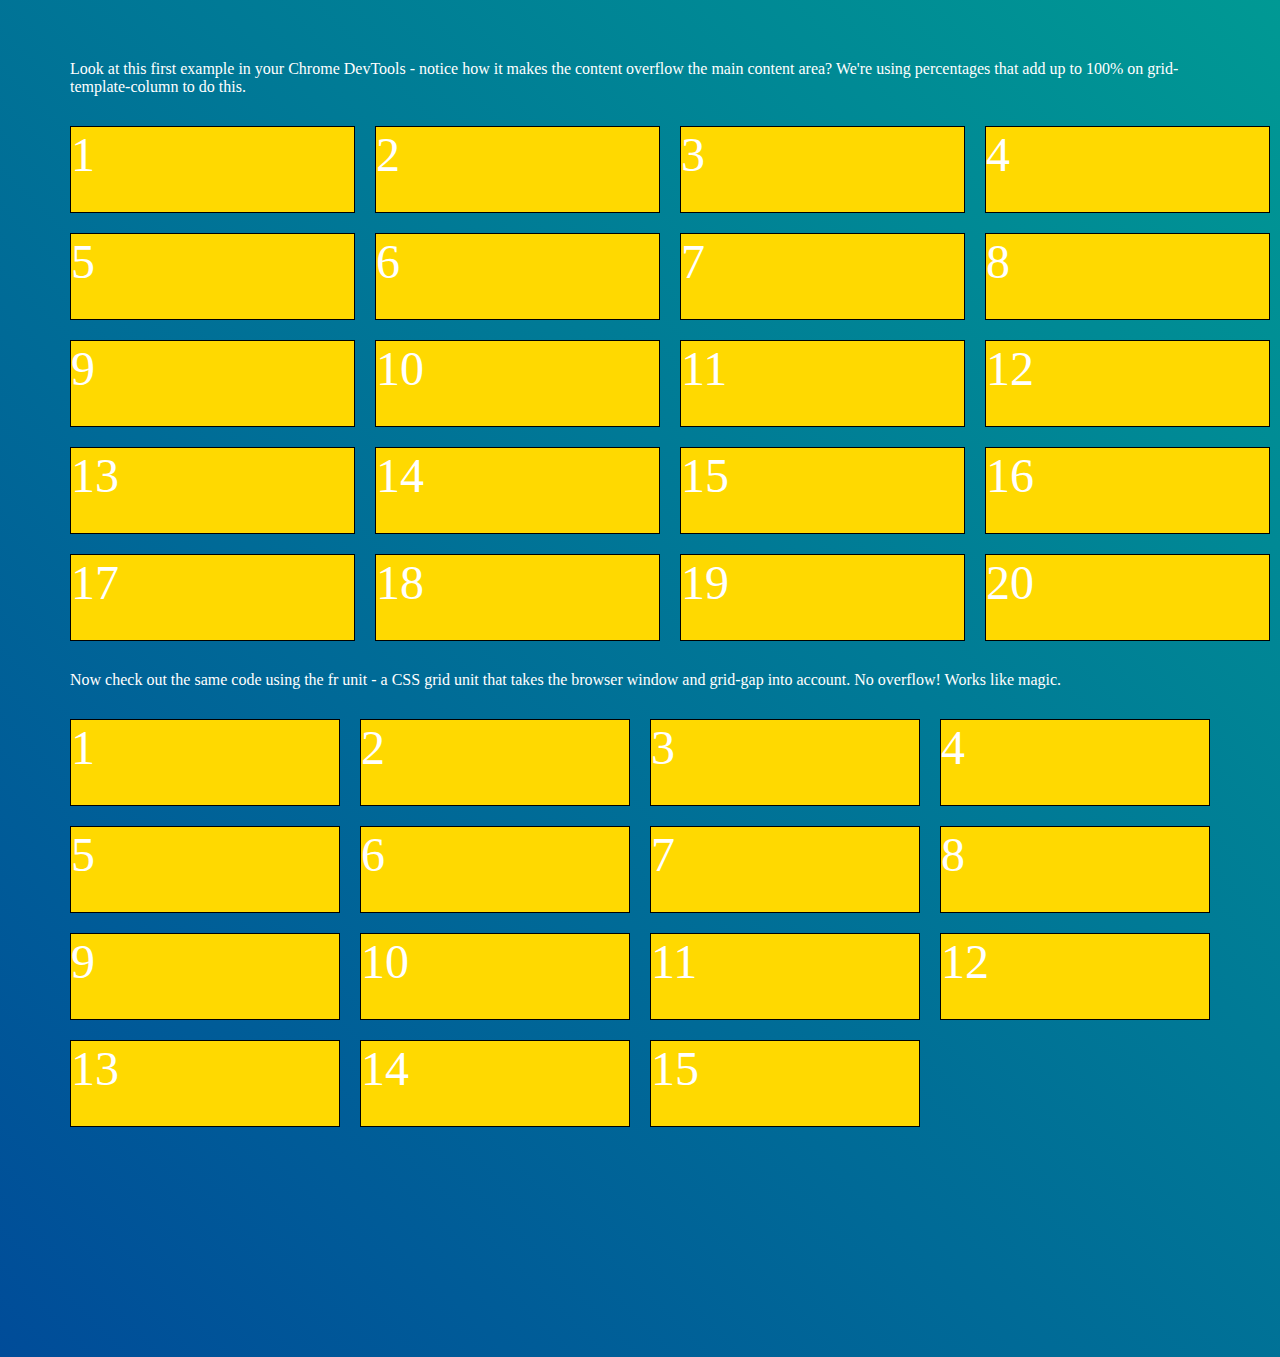
<file: Lesson 05/02a_css-gridfr-unit/index.html>
<!DOCTYPE html>
<html lang="en" >
<head>
  <meta charset="UTF-8">
  <title>CodePen - CSS Grid - fr Unit</title>
  <link rel="stylesheet" href="./style.css">

</head>
<body>
<!-- partial:index.partial.html -->
<body>
  <header class="intro">
    <p class="heading">Look at this first example in your Chrome DevTools - notice how it makes the content overflow the main content area? We're using percentages that add up to 100% on <span class="code">grid-template-column</span> to do this.</p>
  </header>

  <section class="base-container grid05-a">
    <div class="base-child">1</div>
    <div class="base-child">2</div>
    <div class="base-child">3</div>
    <div class="base-child">4</div>
    <div class="base-child">5</div>
    <div class="base-child">6</div>
    <div class="base-child">7</div>
    <div class="base-child">8</div>
    <div class="base-child">9</div>
    <div class="base-child">10</div>
    <div class="base-child">11</div>
    <div class="base-child">12</div>
    <div class="base-child">13</div>
    <div class="base-child">14</div>
    <div class="base-child">15</div>
    <div class="base-child">16</div>
    <div class="base-child">17</div>
    <div class="base-child">18</div>
    <div class="base-child">19</div>
    <div class="base-child">20</div>
  </section>

  <header class="intro">
    <p class="heading">Now check out the same code using the <span class="code">fr unit</span> - a CSS grid unit that takes the browser window and grid-gap into account. No overflow! Works like magic.</p>
  </header>

  <section class="base-container grid05-b">
    <div class="base-child">1</div>
    <div class="base-child">2</div>
    <div class="base-child">3</div>
    <div class="base-child">4</div>
    <div class="base-child">5</div>
    <div class="base-child">6</div>
    <div class="base-child">7</div>
    <div class="base-child">8</div>
    <div class="base-child">9</div>
    <div class="base-child">10</div>
    <div class="base-child">11</div>
    <div class="base-child">12</div>
    <div class="base-child">13</div>
    <div class="base-child">14</div>
    <div class="base-child">15</div>
  </section>

</body>
<!-- partial -->
  
</body>
</html>
</file>
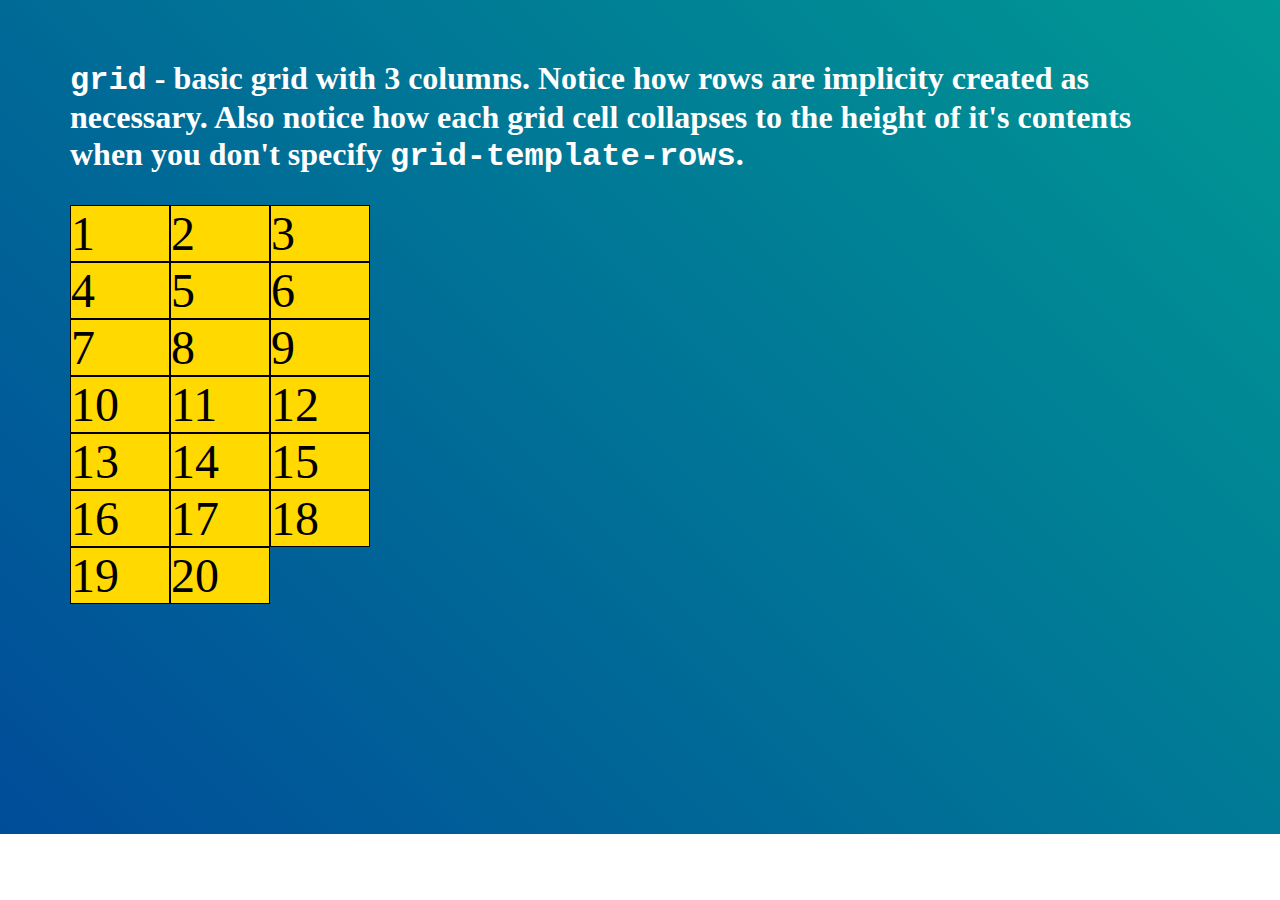
<file: Lesson 05/03_css-gridimplicit/index.html>
<!DOCTYPE html>
<html lang="en" >
<head>
  <meta charset="UTF-8">
  <title>CodePen - CSS Grid - Implicit Grid</title>
  <link rel="stylesheet" href="./style.css">

</head>

<body>
  <header class="intro">
    <h1><code class="code">grid</code> - basic grid with 3 columns. Notice how rows are implicity created as necessary. Also notice how each grid cell collapses to the height of it's contents when you don't specify <span class="code">grid-template-rows</span>.</h1>
  </header>

  <section class="base-container grid01">
    <div class="base-child">1</div>
    <div class="base-child">2</div>
    <div class="base-child">3</div>
    <div class="base-child">4</div>
    <div class="base-child">5</div>
    <div class="base-child">6</div>
    <div class="base-child">7</div>
    <div class="base-child">8</div>
    <div class="base-child">9</div>
    <div class="base-child">10</div>
    <div class="base-child">11</div>
    <div class="base-child">12</div>
    <div class="base-child">13</div>
    <div class="base-child">14</div>
    <div class="base-child">15</div>
    <div class="base-child">16</div>
    <div class="base-child">17</div>
    <div class="base-child">18</div>
    <div class="base-child">19</div>
    <div class="base-child">20</div>
  </section>
</body>
<!-- partial -->
  
</body>
</html>
</file>
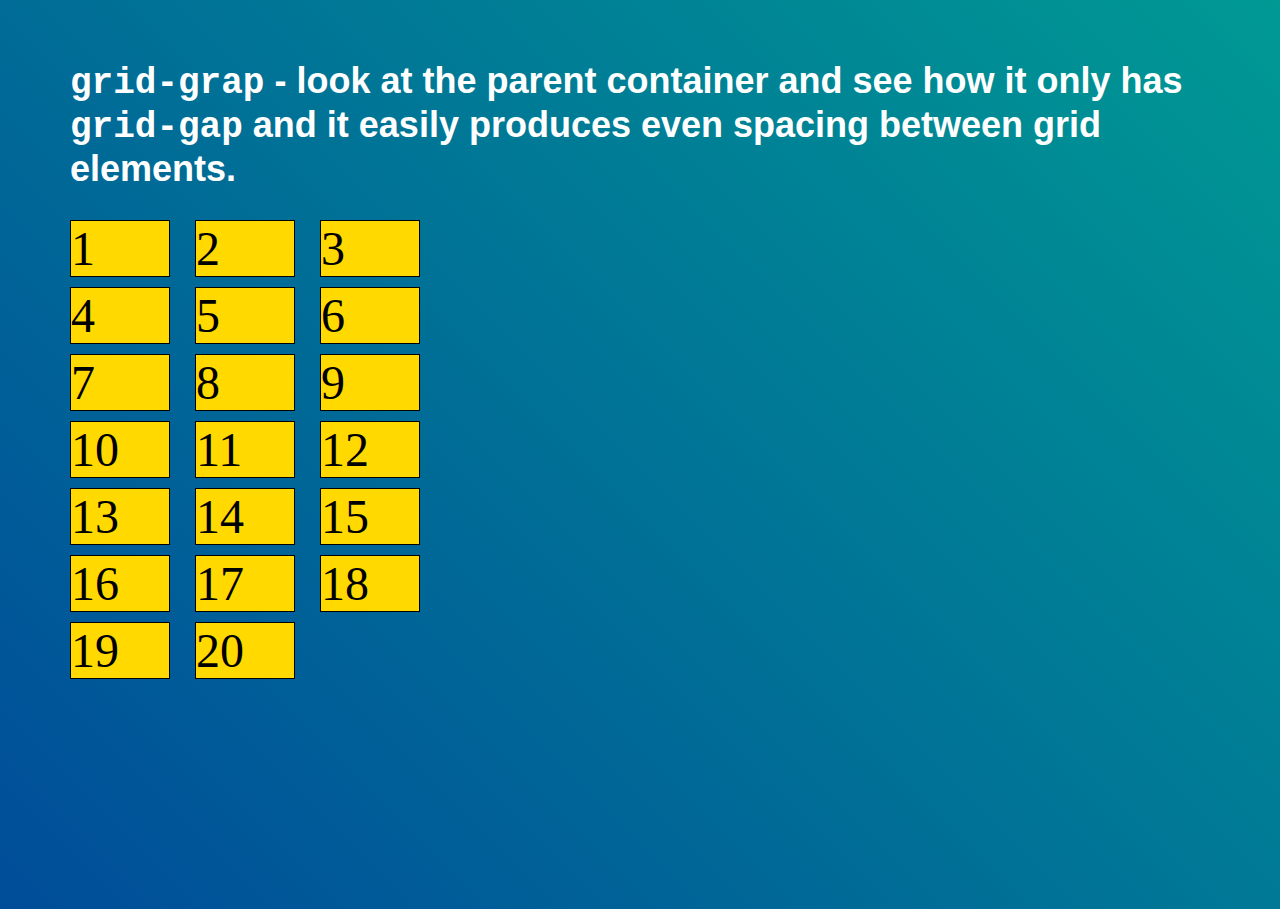
<file: Lesson 05/04_css-gridgap/index.html>
<!DOCTYPE html>
<html lang="en" >
<head>
  <meta charset="UTF-8">
  <title>CodePen - CSS Grid - Grid Gap</title>
  <link rel="stylesheet" href="./style.css">

</head>

<body>
  <header class="intro">
    <h1><code >grid-grap</code> - look at the parent container and see how it only has <code>grid-gap</code> and it easily produces even spacing between grid elements.</h1>
  </header>

  <section class="base-container grid01">
    <div class="base-child">1</div>
    <div class="base-child">2</div>
    <div class="base-child">3</div>
    <div class="base-child">4</div>
    <div class="base-child">5</div>
    <div class="base-child">6</div>
    <div class="base-child">7</div>
    <div class="base-child">8</div>
    <div class="base-child">9</div>
    <div class="base-child">10</div>
    <div class="base-child">11</div>
    <div class="base-child">12</div>
    <div class="base-child">13</div>
    <div class="base-child">14</div>
    <div class="base-child">15</div>
    <div class="base-child">16</div>
    <div class="base-child">17</div>
    <div class="base-child">18</div>
    <div class="base-child">19</div>
    <div class="base-child">20</div>
  </section>
</body>
<!-- partial -->
  
</body>
</html>
</file>
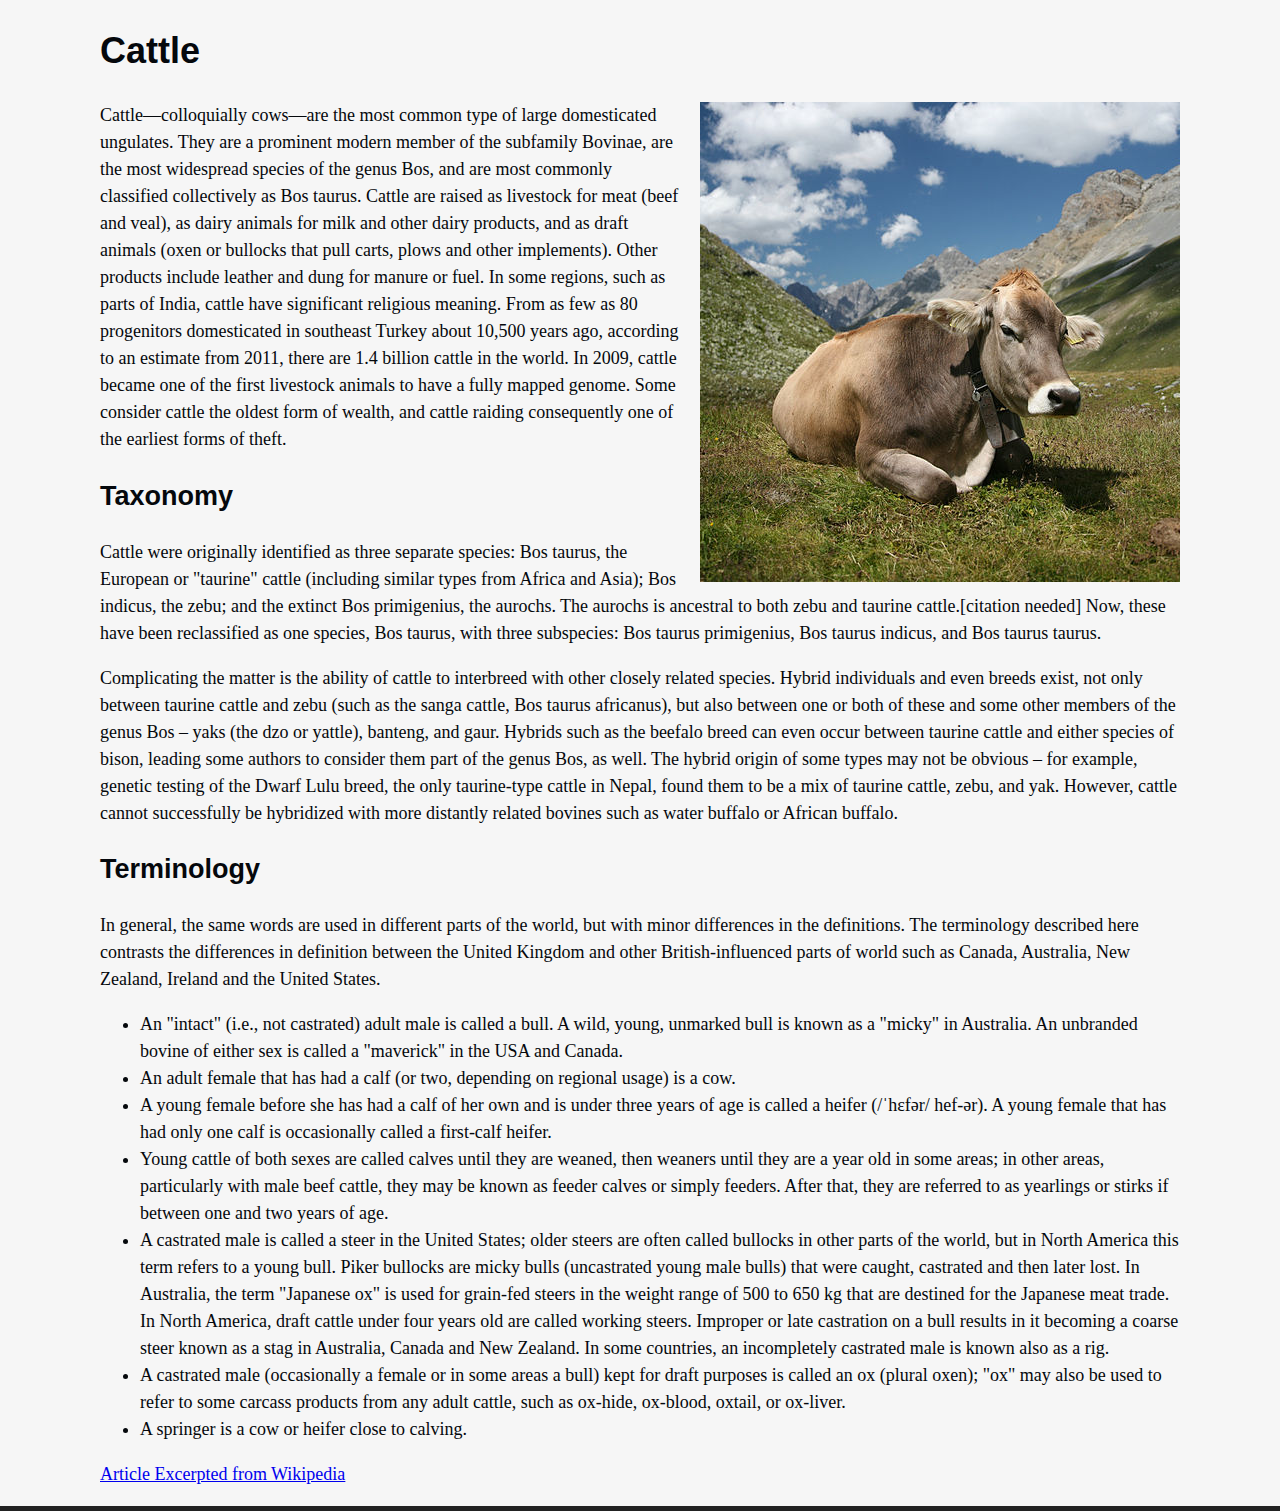
<file: Lesson 01/01_bovine/solution/index.html>
<!doctype html>
<html lang="en">

<head>
    <meta charset="utf-8">

    <title>FEWD</title>

    <meta name="viewport" content="width=device-width, initial-scale=1.0, maximum-scale=1.0, user-scalable=no">

    <link rel="stylesheet" href="css/style.css">

</head>
<body>
<article>
    <h1>Cattle</h1>

    <img src="images/CH_cow_2_cropped.jpg" alt="Cow"/>

    <p>Cattle—colloquially cows—are the most common type of large domesticated ungulates. They are a prominent modern
        member of the subfamily Bovinae, are the most widespread species of the genus Bos, and are most commonly
        classified collectively as Bos taurus. Cattle are raised as livestock for meat (beef and veal), as dairy animals
        for milk and other dairy products, and as draft animals (oxen or bullocks that pull carts, plows and other
        implements). Other products include leather and dung for manure or fuel. In some regions, such as parts of
        India, cattle have significant religious meaning. From as few as 80 progenitors domesticated in southeast Turkey
        about 10,500 years ago, according to an estimate from 2011, there are 1.4 billion cattle in the world. In 2009,
        cattle became one of the first livestock animals to have a fully mapped genome. Some consider cattle the oldest
        form of wealth, and cattle raiding consequently one of the earliest forms of theft.</p>

    <h2>Taxonomy</h2>

    <p>Cattle were originally identified as three separate species: Bos taurus, the European or "taurine" cattle
        (including similar types from Africa and Asia); Bos indicus, the zebu; and the extinct Bos primigenius, the
        aurochs. The aurochs is ancestral to both zebu and taurine cattle.[citation needed] Now, these have been
        reclassified as one species, Bos taurus, with three subspecies: Bos taurus primigenius, Bos taurus indicus, and
        Bos taurus taurus.</p>

    <p>Complicating the matter is the ability of cattle to interbreed with other closely related species. Hybrid
        individuals and even breeds exist, not only between taurine cattle and zebu (such as the sanga cattle, Bos
        taurus africanus), but also between one or both of these and some other members of the genus Bos – yaks (the dzo
        or yattle), banteng, and gaur. Hybrids such as the beefalo breed can even occur between taurine cattle and
        either species of bison, leading some authors to consider them part of the genus Bos, as well. The hybrid origin
        of some types may not be obvious – for example, genetic testing of the Dwarf Lulu breed, the only taurine-type
        cattle in Nepal, found them to be a mix of taurine cattle, zebu, and yak. However, cattle cannot successfully be
        hybridized with more distantly related bovines such as water buffalo or African buffalo.</p>

    <h2>Terminology</h2>

    <p>In general, the same words are used in different parts of the world, but with minor differences in the
        definitions. The terminology described here contrasts the differences in definition between the United Kingdom
        and other British-influenced parts of world such as Canada, Australia, New Zealand, Ireland and the United
        States.</p>

    <ul>
        <li>An "intact" (i.e., not castrated) adult male is called a bull. A wild, young, unmarked bull is known as a
            "micky" in Australia. An unbranded bovine of either sex is called a "maverick" in the USA and Canada.
        </li>
        <li>An adult female that has had a calf (or two, depending on regional usage) is a cow.</li>
        <li>A young female before she has had a calf of her own and is under three years of age is called a heifer
            (/ˈhɛfər/ hef-ər). A young female that has had only one calf is occasionally called a first-calf heifer.
        </li>
        <li>Young cattle of both sexes are called calves until they are weaned, then weaners until they are a year old
            in some areas; in other areas, particularly with male beef cattle, they may be known as feeder calves or
            simply feeders. After that, they are referred to as yearlings or stirks if between one and two years of age.
        </li>

        <li>A castrated male is called a steer in the United States; older steers are often called bullocks in other
            parts of the world, but in North America this term refers to a young bull. Piker bullocks are micky bulls
            (uncastrated young male bulls) that were caught, castrated and then later lost. In Australia, the term
            "Japanese ox" is used for grain-fed steers in the weight range of 500 to 650 kg that are destined for the
            Japanese meat trade. In North America, draft cattle under four years old are called working steers. Improper
            or late castration on a bull results in it becoming a coarse steer known as a stag in Australia, Canada and
            New Zealand. In some countries, an incompletely castrated male is known also as a rig.
        </li>
        <li>A castrated male (occasionally a female or in some areas a bull) kept for draft purposes is called an ox
            (plural oxen); "ox" may also be used to refer to some carcass products from any adult cattle, such as
            ox-hide, ox-blood, oxtail, or ox-liver.
        </li>
        <li>A springer is a cow or heifer close to calving.</li>
    </ul>

    <p><a href="https://en.wikipedia.org/wiki/Cattle/" target="_blank">Article Excerpted from Wikipedia</a></p>

</article>

</body>
</html>
</file>
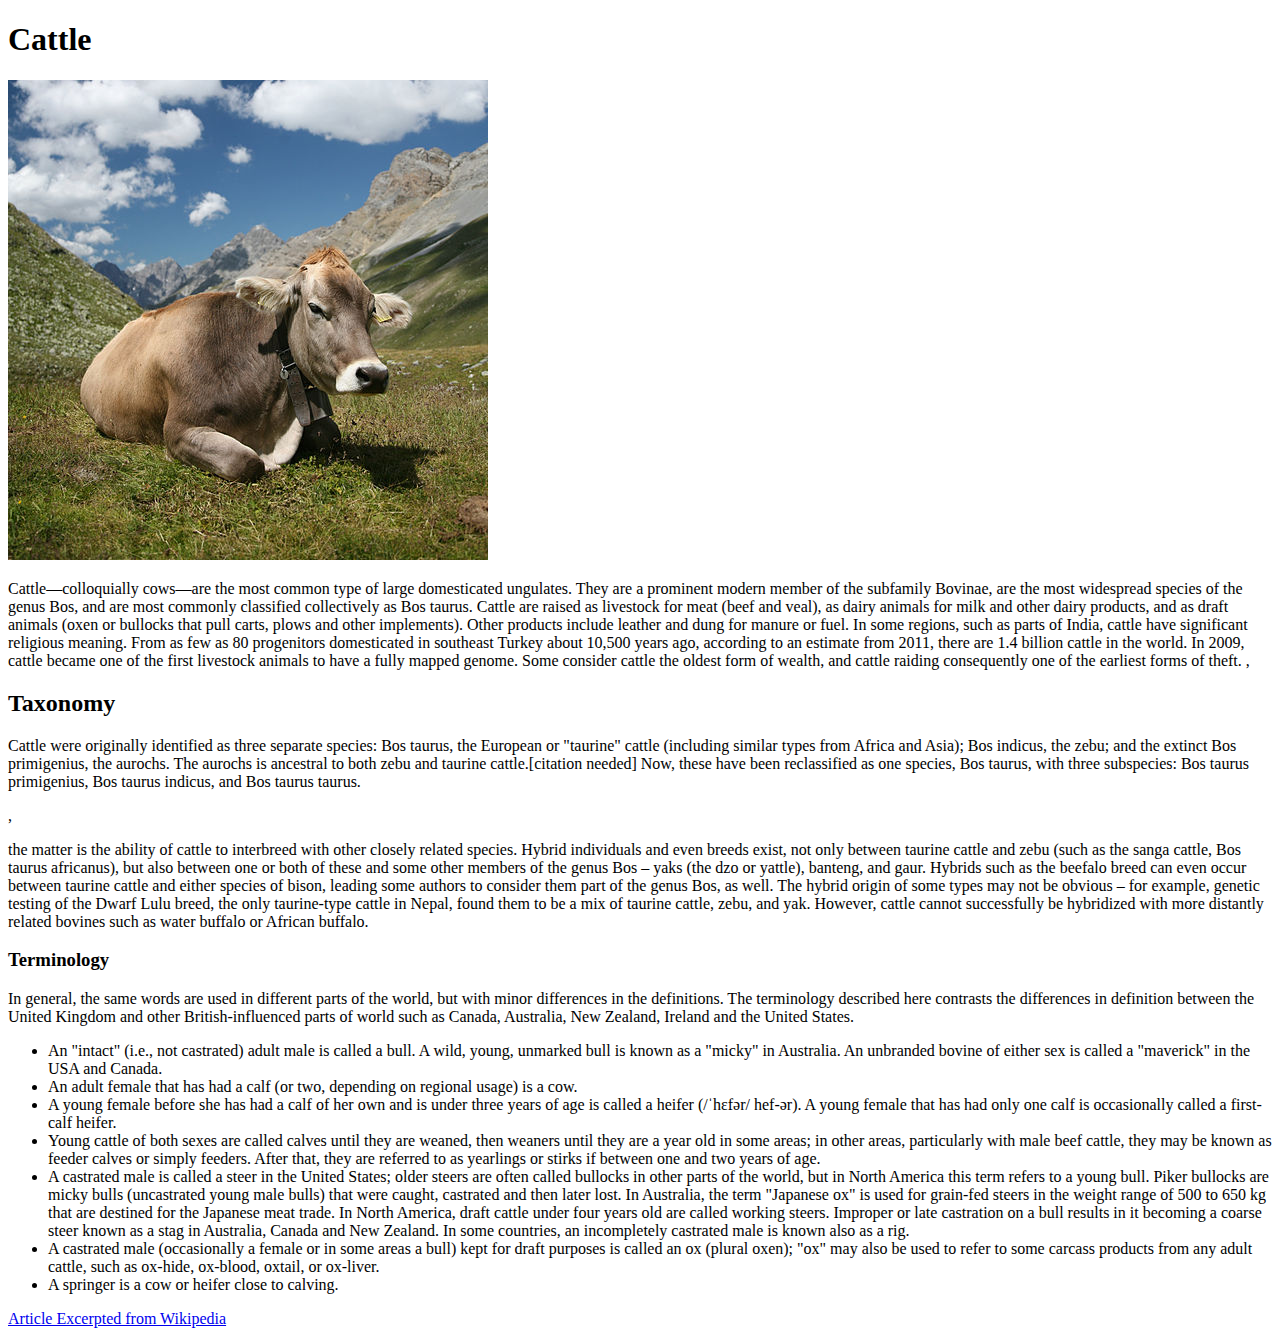
<file: Lesson 02/01_bovine/starter_code/index.html>
<!doctype html>
<html lang="en">
<head>
    <meta charset="utf-8">

    <title></title>

    <meta name="viewport" content="width=device-width, initial-scale=1.0, maximum-scale=1.0, user-scalable=no">

</head>
<body>

    <article>
        <h1>Cattle</h1>

        <img src="images/CH_cow_2_cropped.jpg" alt="" />
        
        <p>Cattle—colloquially cows—are the most common type of large domesticated ungulates. They are a prominent modern member of the subfamily Bovinae, are the most widespread species of the genus Bos, and are most commonly classified collectively as Bos taurus. Cattle are raised as livestock for meat (beef and veal), as dairy animals for milk and other dairy products, and as draft animals (oxen or bullocks that pull carts, plows and other implements). Other products include leather and dung for manure or fuel. In some regions, such as parts of India, cattle have significant religious meaning. From as few as 80 progenitors domesticated in southeast Turkey about 10,500 years ago, according to an estimate from 2011, there are 1.4 billion cattle in the world. In 2009, cattle became one of the first livestock animals to have a fully mapped genome. Some consider cattle the oldest form of wealth, and cattle raiding consequently one of the earliest forms of theft.
        
        ,<h2>Taxonomy</h2>
        
        <p>Cattle were originally identified as three separate species: Bos taurus, the European or "taurine" cattle (including similar types from Africa and Asia); Bos indicus, the zebu; and the extinct Bos primigenius, the aurochs. The aurochs is ancestral to both zebu and taurine cattle.[citation needed] Now, these have been reclassified as one species, Bos taurus, with three subspecies: Bos taurus primigenius, Bos taurus indicus, and Bos taurus taurus.</P>
        
        ,<P> the matter is the ability of cattle to interbreed with other closely related species. Hybrid individuals and even breeds exist, not only between taurine cattle and zebu (such as the sanga cattle, Bos taurus africanus), but also between one or both of these and some other members of the genus Bos – yaks (the dzo or yattle), banteng, and gaur. Hybrids such as the beefalo breed can even occur between taurine cattle and either species of bison, leading some authors to consider them part of the genus Bos, as well. The hybrid origin of some types may not be obvious – for example, genetic testing of the Dwarf Lulu breed, the only taurine-type cattle in Nepal, found them to be a mix of taurine cattle, zebu, and yak. However, cattle cannot successfully be hybridized with more distantly related bovines such as water buffalo or African buffalo.</p>
        
        <h3>Terminology</h3>
        
        <P>In general, the same words are used in different parts of the world, but with minor differences in the definitions. The terminology described here contrasts the differences in definition between the United Kingdom and other British-influenced parts of world such as Canada, Australia, New Zealand, Ireland and the United States.</P>
        <ul>
        <li>An "intact" (i.e., not castrated) adult male is called a bull. A wild, young, unmarked bull is known as a "micky" in Australia. An unbranded bovine of either sex is called a "maverick" in the USA and Canada.</li>
        <li>An adult female that has had a calf (or two, depending on regional usage) is a cow.</li>
        <li>A young female before she has had a calf of her own and is under three years of age is called a heifer (/ˈhɛfər/ hef-ər). A young female that has had only one calf is occasionally called a first-calf heifer.</li>
        <li>Young cattle of both sexes are called calves until they are weaned, then weaners until they are a year old in some areas; in other areas, particularly with male beef cattle, they may be known as feeder calves or simply feeders. After that, they are referred to as yearlings or stirks if between one and two years of age.</li>
        <li>A castrated male is called a steer in the United States; older steers are often called bullocks in other parts of the world, but in North America this term refers to a young bull. Piker bullocks are micky bulls (uncastrated young male bulls) that were caught, castrated and then later lost. In Australia, the term "Japanese ox" is used for grain-fed steers in the weight range of 500 to 650 kg that are destined for the Japanese meat trade. In North America, draft cattle under four years old are called working steers. Improper or late castration on a bull results in it becoming a coarse steer known as a stag in Australia, Canada and New Zealand. In some countries, an incompletely castrated male is known also as a rig.</li>
        <li>A castrated male (occasionally a female or in some areas a bull) kept for draft purposes is called an ox (plural oxen); "ox" may also be used to refer to some carcass products from any adult cattle, such as ox-hide, ox-blood, oxtail, or ox-liver.</li>
        <li>A springer is a cow or heifer close to calving.</li>
        </ul>

        <p><a href="https://en.wikipedia.org/wiki/Cattle/">Article Excerpted from Wikipedia</a></p>
       
    </article>

</body>
</html>
</file>
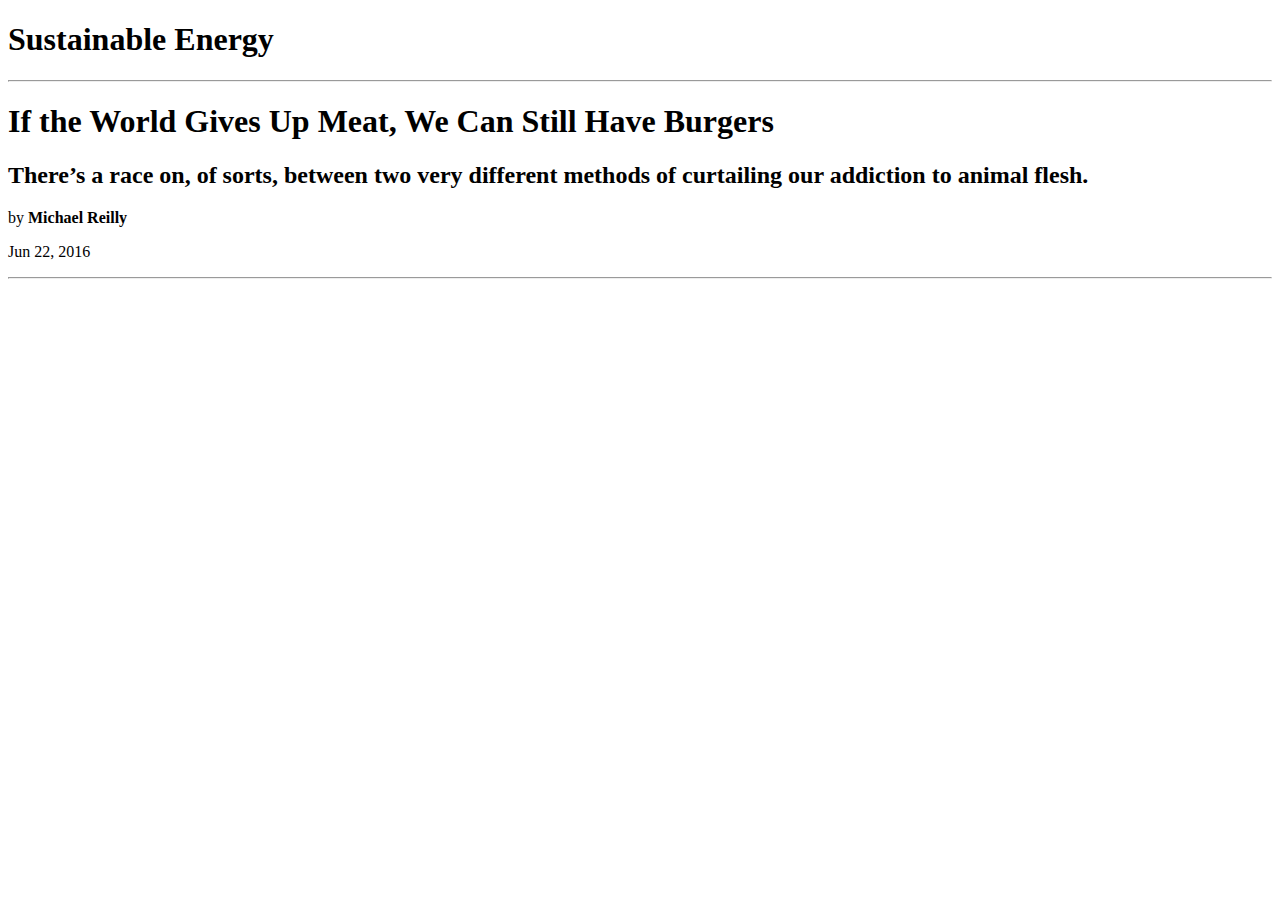
<file: Lesson 02/02_hamburger/solution_code/index.html>
<!DOCTYPE html>
<html lang="en" >
<head>
  <meta charset="UTF-8">
    <title>If the World Gives Up Meat, We Can Still Have Burgers</title>
  </head>
  <body>
    <header>
      <h1 class="tag">Sustainable Energy</h1>
    </header>

    <!-- What does an <hr> do? Horizontal rule! -->
    <hr />
<main>
    <!-- H1 will often match head title, not a hard rule but a good one to follow  -->
    <h1 class="top-heading">If the World Gives Up Meat, We Can Still Have Burgers</h1>
    <h2 class="subtitle">There’s a race on, of sorts, between two very different methods of curtailing our addiction to animal flesh.</h2>

    <section class="article-details">
      <!-- Why aren't the byline and date next to each other? -->
      <div class="interior-container">
        <!-- Why didn't I use bold tags here? -->
        <p class="byline">by <strong>Michael Reilly</strong></p>
        <p class="date">Jun 22, 2016</p>
      </div>
      <hr>
    </section>
  </main>

</body>
</html>
</file>
<file: Homework 01/solution/css/style.css>
body {
  color: #05080C;
  font-family: sans-serif;
  font-size: 18px;
  line-height: 1.5;
  margin: 0;
  background: #F6F6F6;
}

p {
  font-family: Georgia,Times,"Times New Roman",serif;
}

header {
  border-top: 5px solid #222222;
  padding: 0 100px;
}

article {
  border-bottom: 5px solid #222222;
  padding: 0 100px;
}

article img {
  float: right;
  margin-left: 20px;
}

th {
  background: #222;
  color: white;
  padding: 10px;
}

td {
  background: #eee;
  padding: 10px;
}
</file>
<file: Homework 01/starter_code/css/style.css>
body {
    color: #05080C;
    font-family: Georgia,Times,"Times New Roman",serif;
    font-size: 18px;
    line-height: 1.5;
    margin: 0;
    background: #F6F6F6;
  }
  
  p {
    font-family: Georgia,Times,"Times New Roman",serif;
  }
  
  header {
    border-top: 5px solid #222222;
    padding: 0 100px;
  }
  
  article {
    border-bottom: 5px solid #222222;
    padding: 0 100px;
  }
  
  article img {
    float: right;
    margin-left: 20px;
  }
  
  th {
    background: #222;
    color: white;
    padding: 10px;
  }
  
  td {
    background: #eee;
    padding: 10px;
  }
</file>
<file: Lesson 02/03_css_properties/style.css>
/* Font properties */
.sample-font-family {
  font-family: "Custom font name", Arial, sans-serif;
}

.sample-font-size {
  font-size: 30px;
}

.sample-font-style {
  font-style: italic;
}

.sample-font-weight {
  font-weight: bold;
}

/* This can be a value (where 1 is baseline) or a percentage (where 100% is baseline) */
.sample-line-height {
  line-height: 1.4;
}

.sample-font {
  font: italic bold 30px/1.4 Arial; /* shorthand property */
}

/* Text Properties */
.sample-text-align {
  text-align: center;
}

.sample-text-decoration {
  text-decoration: underline;
}

.sample-text-transform {
  text-transform: capitalize;
}

/* Colors */
.sample-01 {
  color: limegreen;
}

.sample-02 {
  color: #666;
}

.sample-03 {
  color: rgba(43,67,123,1);
}

.sample-04 {
  color: hsla(343, 100%, 40%, 1);
}

/* Backgrounds */
.sample-05 {
  background-color: #ffa3fa;
}

.sample-06 {
  background-color: #ffa3fa;
  background-image: url(https://s3-us-west-2.amazonaws.com/s.cdpn.io/2522641/unicorn-in-outer-space.jpg); /* Notice how I'm doing the path */
  color: #fff;
  height: 600px;
  width: 600px;
}

.sample-07 {
  background-color: #ffa3fa;
  background-image: url("https://s3-us-west-2.amazonaws.com/s.cdpn.io/2522641/unicorn-in-outer-space.jpg"); /* I can use quotes but I don't have to */
  background-repeat: repeat-y; /* how would be make it not repeat along both axes? */
  color: #fff;
  height: 600px;
  width: 600px;
}

.sample-08 {
  background-color: #ffa3fa;
  background-image: url(https://s3-us-west-2.amazonaws.com/s.cdpn.io/2522641/unicorn-in-outer-space.jpg);
  background-size: cover;
  background-repeat: no-repeat;
  color: #222;
  height: 300px;
  width: 300px;
}

.sample-09 {
  background: #ffa3fa bottom right no-repeat; /* shorthand property */
  color: #222;
  height: 600px;
  width: 600px;
}
</file>
<file: Lesson 04/02_flexbox_demo/style.css>
/*flex-direction: row | row-reverse | column | column-reverse;*/

.flex-container.row {
  -webkit-flex-direction: row;
  -ms-flex-direction: row;
  flex-direction: row;
}

.flex-container.row-reverse {
  -webkit-flex-direction: row-reverse;
  -ms-flex-direction: row-reverse;
  flex-direction: row-reverse;
}

.flex-container.column {
  -webkit-flex-direction: column;
  -ms-flex-direction: column;
  flex-direction: column;
}

.flex-container.column-reverse {
  -webkit-flex-direction: column;
  -ms-flex-direction: column;
  flex-direction: column-reverse;
}


/*flex-wrap: nowrap | wrap | wrap-reverse;*/

.flex-container.nowrap {
  -webkit-flex-wrap: nowrap;
  -ms-flex-wrap: nowrap;
  flex-wrap: nowrap;
}

.flex-container.wrap {
  -webkit-flex-wrap: wrap;
  -ms-flex-wrap: wrap;
  flex-wrap: wrap;
}

.flex-container.wrap-reverse {
  -webkit-flex-wrap: wrap-reverse;
  -ms-flex-wrap: wrap-reverse;
  flex-wrap: wrap-reverse;
}


/*align-items: flex-start | flex-end | center | baseline | stretch;*/

.flex-container.align-items-start {
  -webkit-align-items: flex-start;
  -ms-flex-align: start;
  align-items: flex-start;
}

.flex-container.align-items-end {
  -webkit-align-items: flex-end;
  -ms-flex-align: end;
  align-items: flex-end;
}

.flex-container.align-items-center {
  -webkit-align-items: center;
  -ms-flex-align: center;
  align-items: center;
}

.flex-container.align-items-baseline {
  webkit-align-items: baseline;
  -ms-flex-align: baseline;
  align-items: baseline;
}

.flex-container.align-items-stretch {
  webkit-align-items: stretch;
  -ms-flex-align: stretch;
  align-items: stretch;
}


/*justify-content: flex-start | flex-end | center | space-between | space-around;*/

.flex-container.justify-start {
  -webkit-justify-content: flex-start;
  -ms-flex-pack: start;
  justify-content: flex-start;
}

.flex-container.justify-end {
  -webkit-justify-content: flex-end;
  -ms-flex-pack: end;
  justify-content: flex-end;
}

.flex-container.justify-center {
  -webkit-justify-content: center;
  -ms-flex-pack: center;
  justify-content: center;
}

.flex-container.justify-space-between {
  -webkit-justify-content: space-between;
  -ms-flex-pack: justify;
  justify-content: space-between;
}

.flex-container.justify-space-around {
  -webkit-justify-content: space-around;
  -ms-flex-pack: justify;
  justify-content: space-around;
}


/*align-content: flex-start | flex-end | center | space-between | space-around | stretch;*/

.flex-container.align-content-start {
  -webkit-align-content: flex-start;
  -ms-flex-line-pack: start;
  align-content: flex-start;
}

.flex-container.align-content-end {
  -webkit-align-content: flex-end;
  -ms-flex-line-pack: end;
  align-content: flex-end;
}

.flex-container.align-content-center {
  -webkit-align-content: center;
  -ms-flex-line-pack: center;
  align-content: center;
}

.flex-container.align-content-space-between {
  -webkit-align-content: space-between;
  -ms-flex-line-pack: justify;
  align-content: space-between;
}

.flex-container.align-content-space-around {
  -webkit-align-content: space-around;
  -ms-flex-line-pack: justify;
  /*distribute;*/
  align-content: space-around;
}

.flex-container.align-content-stretch {
  -webkit-align-content: stretch;
  -ms-flex-line-pack: stretch;
  align-content: stretch;
}


/*align-self: auto | flex-start | flex-end | center | baseline | stretch;*/

.item.align-self-auto {
  -webkit-align-self: auto;
  -ms-flex-item-align: auto;
  align-self: auto;
}

.item.align-self-start {
  -webkit-align-self: flex-start;
  -ms-flex-item-align: start;
  align-self: flex-start;
}

.item.align-self-end {
  -webkit-align-self: flex-end;
  -ms-flex-item-align: end;
  align-self: flex-end;
}

.item.align-self-center {
  -webkit-align-self: center;
  -ms-flex-item-align: center;
  align-self: center;
}

.item.align-self-baseline {
  -webkit-align-self: baseline;
  -ms-flex-item-align: baseline;
  align-self: baseline;
}

.item.align-self-stretch {
  -webkit-align-self: stretch;
  -ms-flex-item-align: stretch;
  align-self: stretch;
}

.item.flex-grow1 {
  flex-grow: 1;
}

.item.flex-grow2 {
  flex-grow: 2;
}

.item.flex-grow3 {
  flex-grow: 3;
}

.item.flex-grow4 {
  flex-grow: 4;
}
html,body{ width:100%; min-height:100%; margin:0; padding:0; color:#ddd; font-size:14px; font-family:Verdana, Geneva, sans-serif;background-color:#333;}
*{
	box-sizing : border-box; 
	-webkit-font-smoothing: antialiased;
	-moz-osx-font-smoothing: grayscale; 
}
.principal{ width:calc(50% - 40px); min-width:525px; margin:0 20px 20px 20px; float:left;}
.radio{ margin-bottom:20px;}
label{ line-height:200%;}
input[type=radio] { color:white; }
input[type=radio]:checked + label { color:orange; }
input[type=number]{ width:40px; margin-right:.5em;}
h1{ font-size:200%;margin:20px;}
h2{ font-size:180%;margin:0px;}
h4 a{ font-variant:small-caps; font-size:120%; color:#ddd; text-decoration:none;}
h4 small{font-variant: normal; font-size:80%; font-weight:normal; color:#57bcdb;}
table{ width:100%; margin-bottom:1em;}
table td{ width:50%; padding:3px;}
.principal:last-of-type h4 small{ color:#ff8080;}
.flex-container {
 border: 1px solid #555;
 display : -webkit-flex;
 display : -ms-flexbox;
 display : flex;
 padding:20px;
 width:100%; 
 }
.item{
	margin:0; 
    display : inherit;
	padding:10px; 
	width:100px; 
	height:100px;
	-webkit-align-items: center;
	-ms-flex-align:center;
	align-items: center;
	}
.item p{width:100%; text-align:center; color:#fff;}
#direction .item{flex-wrap:wrap;}
/*#wrap .item{ height:auto;}*/
#wrap{ width:400px;}
#align .item{height:auto; height:auto;flex-wrap:wrap;}	
#align{ height:300px;}
#justify{ margin:20px 0; padding:20px 0;}
#alignContent{flex-wrap:wrap; height:600px;}
#alignContent .item{ height:auto;} 
#FCI1{ height:300px;}
#FCI1 .item{ height:auto;}
#FCI3 .item{ width:25%;}
#FCI4 .item{ width:50%;}
#FCI5 .item{ width:20%;}
.nbsp{white-space: nowrap;}

@media only screen and (max-width:1100px){.principal{ width:calc(100% - 40px);}}
@media only screen and (max-width:580px) {
.item{ width:50px;height:50px;}
.principal{ width:calc(100% - 40px); min-width:initial;}
.flex-container{width:100%; min-width:initial;}	
#wrap{ width:200px;}
}
</file>
<file: Lesson 05/02_css-gridbasic-grid/style.css>
body {
  background-image: linear-gradient(45deg,  #004c99, #009994);
  background-repeat: no-repeat;
  color: white;
  margin: 0;
  padding: 35px 70px 200px 70px;
}

.code {
  font-family: courier;
}

.intro {
  margin-top: 25px;
}

.heading {
  color: rgba(255,255,255,1);
  font-family: sans-serif;
  font-size: 36px;
}

/*
##################################
######## Container Styles ########
##################################
*/
.base-container {
  display: grid;
  margin: 30px 0;
}

/* Simple grid-template-columns, grid-template-rows, see how they work - play with them */
.grid01 {
  grid-template-columns: 100px 100px 100px;
  grid-template-rows: 100px;
}

.base-child {
  background-color: #ffd900;
  border: 1px solid black;
  color: black;
  font-size: 48px;
}
</file>
<file: Lesson 05/02a_css-gridfr-unit/style.css>
body {
  background-image: linear-gradient(45deg,  #004c99, #009994);
  background-repeat: no-repeat;
  color: white;
  margin: 0;
  padding: 35px 70px 200px 70px;
}

/* offset page header height by height of the top header*/

h2 {
  padding-top: 80px;
}

div {
  padding-bottom: 30px;
}

code {
  font-family: courier;
}

.intro {
  margin-top: 25px;
}

.intro h1 {
  color: rgba(255,255,255,1);
  font-family: sans-serif;
  font-size: 36px;
}

/*
##################################
######## Container Styles ########
##################################
*/
.base-container {
  display: grid;
  margin: 30px 0;
}


/**
 * Exploring flex-direction and justify-content properties
 */

/* Defaults */

.grid01 {
  display: grid;
  grid-template-columns: 100px 100px;
  grid-gap: 25px 10px;
}

.grid02 {
  grid-template-columns: 150px auto 100px 200px;
}

/* grid-gap property gives us equal padding around each grid item */
.grid03-a {
  grid-template-columns: 150px auto 100px 200px;
  grid-gap: 20px;
}

/* 
  grid-gap property can also take two values
  in that case, first value is column padding, second value is row padding
*/
.grid03-b {
  grid-template-columns: 150px auto 100px 200px;
  grid-gap: 20px 80px;
}

/* Note how 4 columns + 5 rows = 20 children */
.grid04 {
  grid-template-columns: 150px auto 100px 200px;
  grid-template-rows: 100px 200px 300px 100px 500px;
  grid-gap: 20px;
}

/* 
  Notice how grid05-a and grid05-b are basically the same thing
  But...look at the output. The `fr` unit takes the grip-gap into account automatically.
  Nice!
*/
.grid05-a {
  grid-template-columns: 25% 25% 25% 25%;
  grid-gap: 20px;
}

.grid05-b {
  grid-template-columns: 1fr 1fr 1fr 1fr;
  grid-gap: 20px;
}

.grid06 {
  grid-template-columns: 1fr 1fr 1fr;
  grid-template-rows: 50% 50%;
  height: 200%;
}

/*
##############################
######## Child Styles ########
##############################
*/

.base-child {
  background-color: #ffd900;
  border: 1px solid black;
  color: white;
  font-size: 48px;
}

.base-child-red {
  background-color: red;
  border: 1px solid white;
  color: white;
  font-size: 48px;
  height: 100px;
}

.base-child-stretch {
  background-color: orange;
  border: 1px solid white;
  color: white;
  font-size: 48px;
}

.child01 { height: 300px; width: 100px; }
.child02 { height: 100px; width: 100px; }
.child03 { height: 200px; width: 100px; }
.child04 { height: 500px; width: 100px; }
.child05 { height: 400px; width: 100px; }

/* To better demo align-items*/
.child10 {
  padding-top: 80px;
  padding-bottom: 60px;
  width: 100px;
}

.child11 {
  padding-top: 30px;
  padding-bottom: 50px;
  width: 100px;
}

.child12 {
  padding-top: 90px;
  padding-bottom: 10px;
  width: 100px;
}

.child13 {
  padding-top: 50px;
  padding-bottom: 40px;
  width: 100px;
}

.child14 {
  padding-top: 80px;
  padding-bottom: 30px;
  width: 100px;
}

/* ORDER */
.child20 {
  order: 4;
  width: 100px;
}

.child21 {
  order: 2;
  width: 100px;
}

.child22 {
  order: 1;
  width: 100px;
}

.child23 {
  order: 5;
  width: 100px;
}

.child24 {
  order: 3;
  width: 100px;
}

/* FLEX-GROW */
.child30 {
  flex-grow: 4;
}

.child31 {
  flex-grow: 2;
}

.child32 {
  flex-grow: 1;
}

.child33 {
  flex-grow: 5;
}

.child34 {
  flex-grow: 3;
}

/* FLEX-SHRINK */
.child40 {
  flex-shrink: 4;
  width: 300px;
}

.child41 {
  flex-shrink: 2;
  width: 300px;
}

.child42 {
  flex-shrink: 1;
  width: 300px;
}

.child43 {
  flex-shrink: 5;
  width: 300px;
}

.child44 {
  flex-shrink: 3;
  width: 300px;
}

/* align-item */
.child50 {
  align-self: flex-end;
}
</file>
<file: Lesson 05/03_css-gridimplicit/style.css>
body {
  background-image: linear-gradient(45deg,  #004c99, #009994);
  background-repeat: no-repeat;
  color: white;
  margin: 0;
  padding: 35px 70px 200px 70px;
}

.code {
  font-family: courier;
}

.intro {
  margin-top: 25px;
}

.heading {
  color: rgba(255,255,255,1);
  font-family: sans-serif;
  font-size: 36px;
}

/*
##################################
######## Container Styles ########
##################################
*/
.base-container {
  display: grid;
  margin: 30px 0;
}

/* Simple grid-template-columns, grid-template-rows, see how they work - play with them */
.grid01 {
  grid-template-columns: 100px 100px 100px;
}

.base-child {
  background-color: #ffd900;
  border: 1px solid black;
  color: black;
  font-size: 48px;
}
</file>
<file: Lesson 05/04_css-gridgap/style.css>
body {
  background-image: linear-gradient(45deg,  #004c99, #009994);
  background-repeat: no-repeat;
  color: white;
  margin: 0;
  padding: 35px 70px 200px 70px;
}

code {
  font-family: courier;
}

.intro {
  margin-top: 25px;
}

.intro h1 {
  color: rgba(255,255,255,1);
  font-family: sans-serif;
  font-size: 36px;
}

/*
##################################
######## Container Styles ########
##################################
*/
.base-container {
  display: grid;
  margin: 30px 0;
}

/* Check out grid-gap, 1st value is row spacing, 2nd value is column spacing. Notice how there isn't any gird-template-rows, they get created implicitly by CSS Grid */
.grid01 {
  grid-template-columns: 100px 100px 100px;
  grid-gap: 10px 25px;
}

.base-child {
  background-color: #ffd900;
  border: 1px solid black;
  color: black;
  font-size: 48px;
}
</file>
<file: Lesson 01/01_bovine/solution/css/style.css>
body {
  color: #05080C;
  font-family: sans-serif;
  font-size: 18px;
  line-height: 1.5;
  margin: 0;
  background: #F6F6F6;
}

p, li {
  font-family: Georgia,Times,"Times New Roman",serif;
}

header {
  border-top: 5px solid #222222;
  padding: 0 100px;
}

article {
  border-bottom: 5px solid #222222;
  padding: 0 100px;
}

article img {
  float: right;
  margin-left: 20px;
}

th {
  background: #222;
  color: white;
  padding: 10px;
}

td {
  background: #eee;
  padding: 10px;
}
</file>
